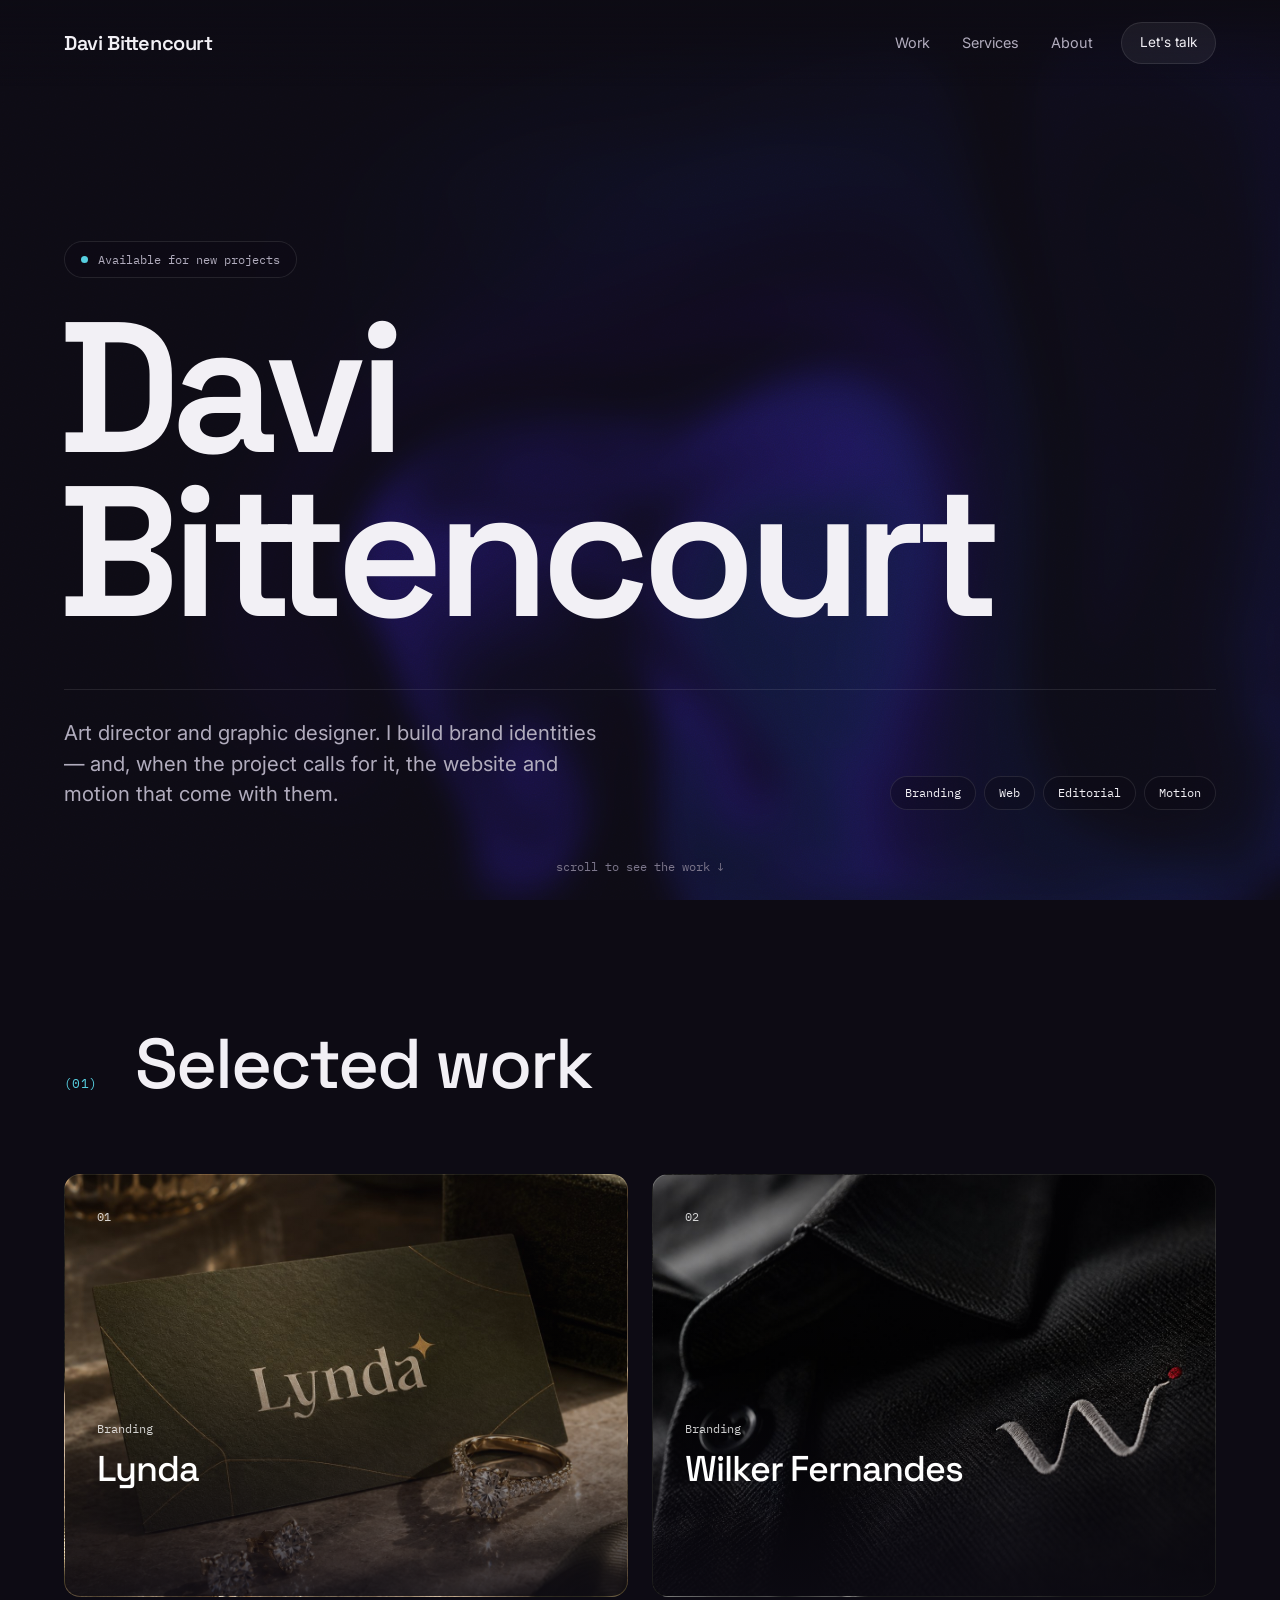
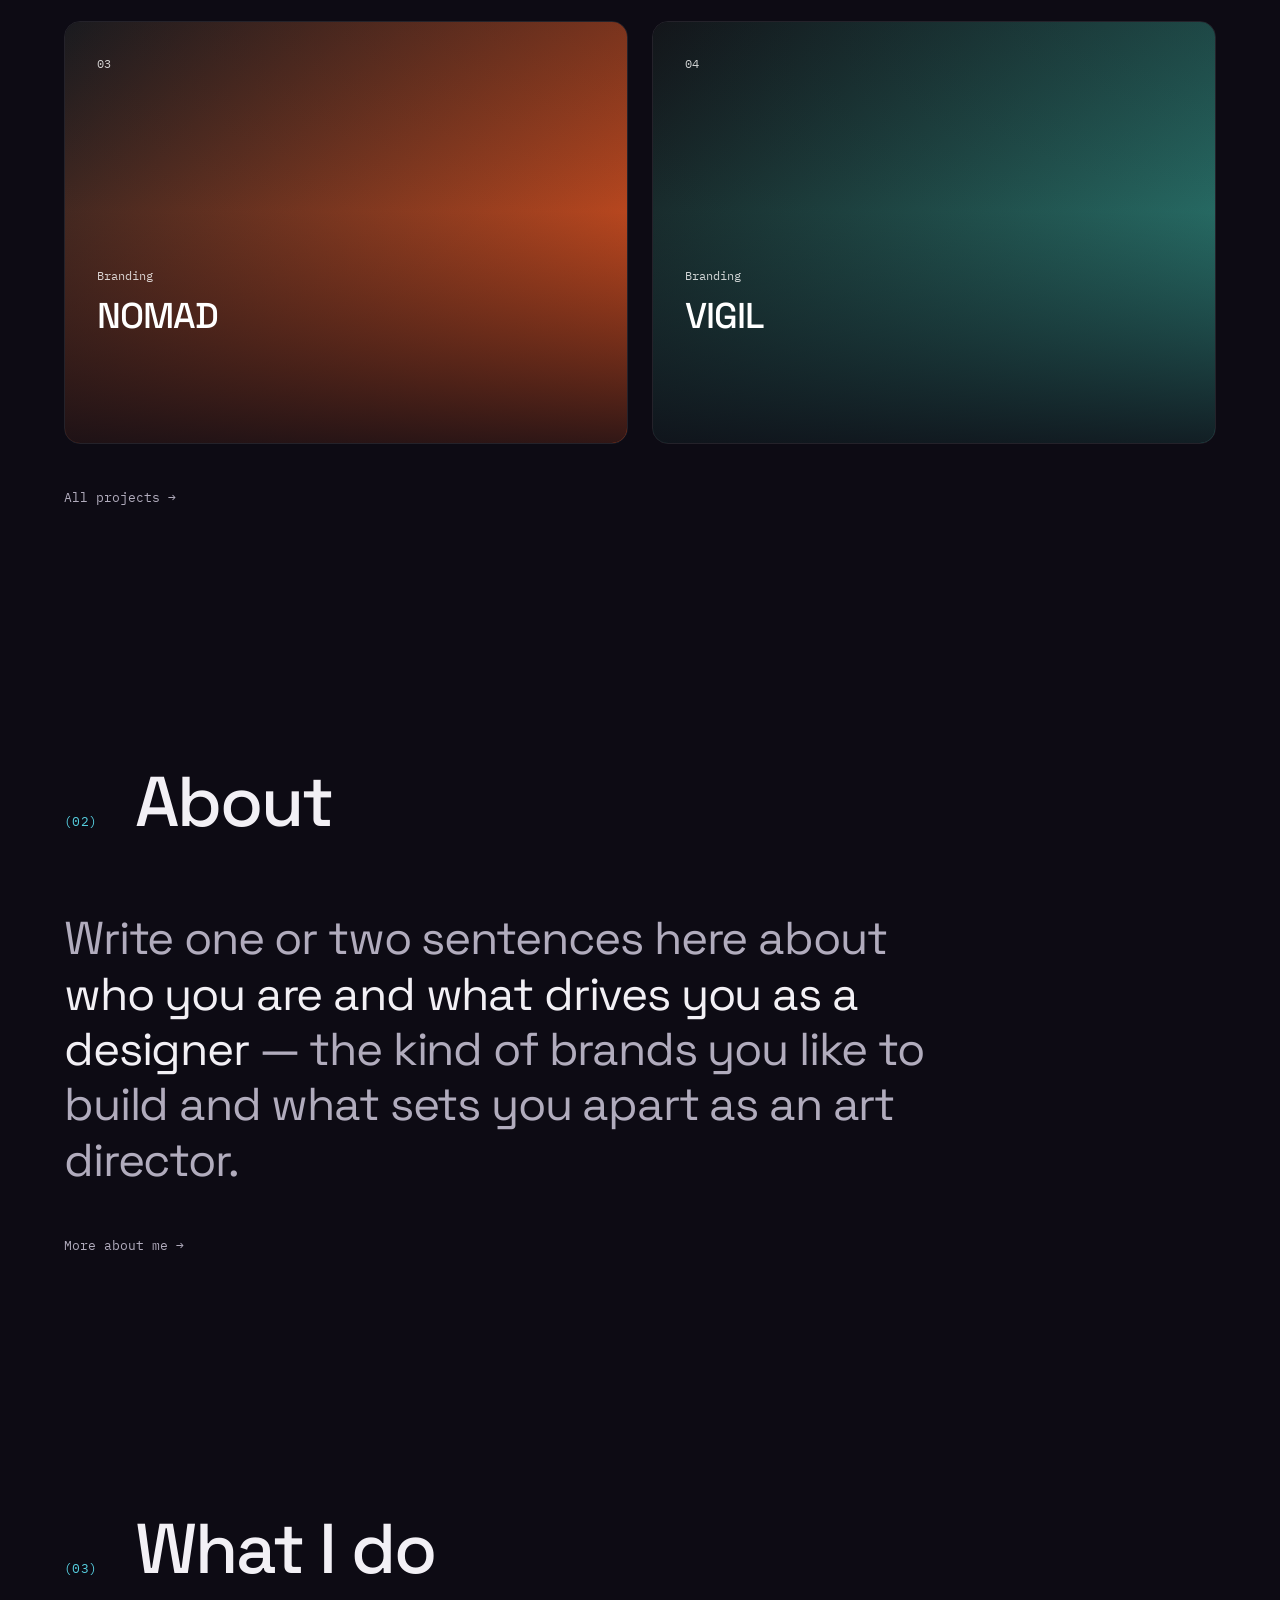
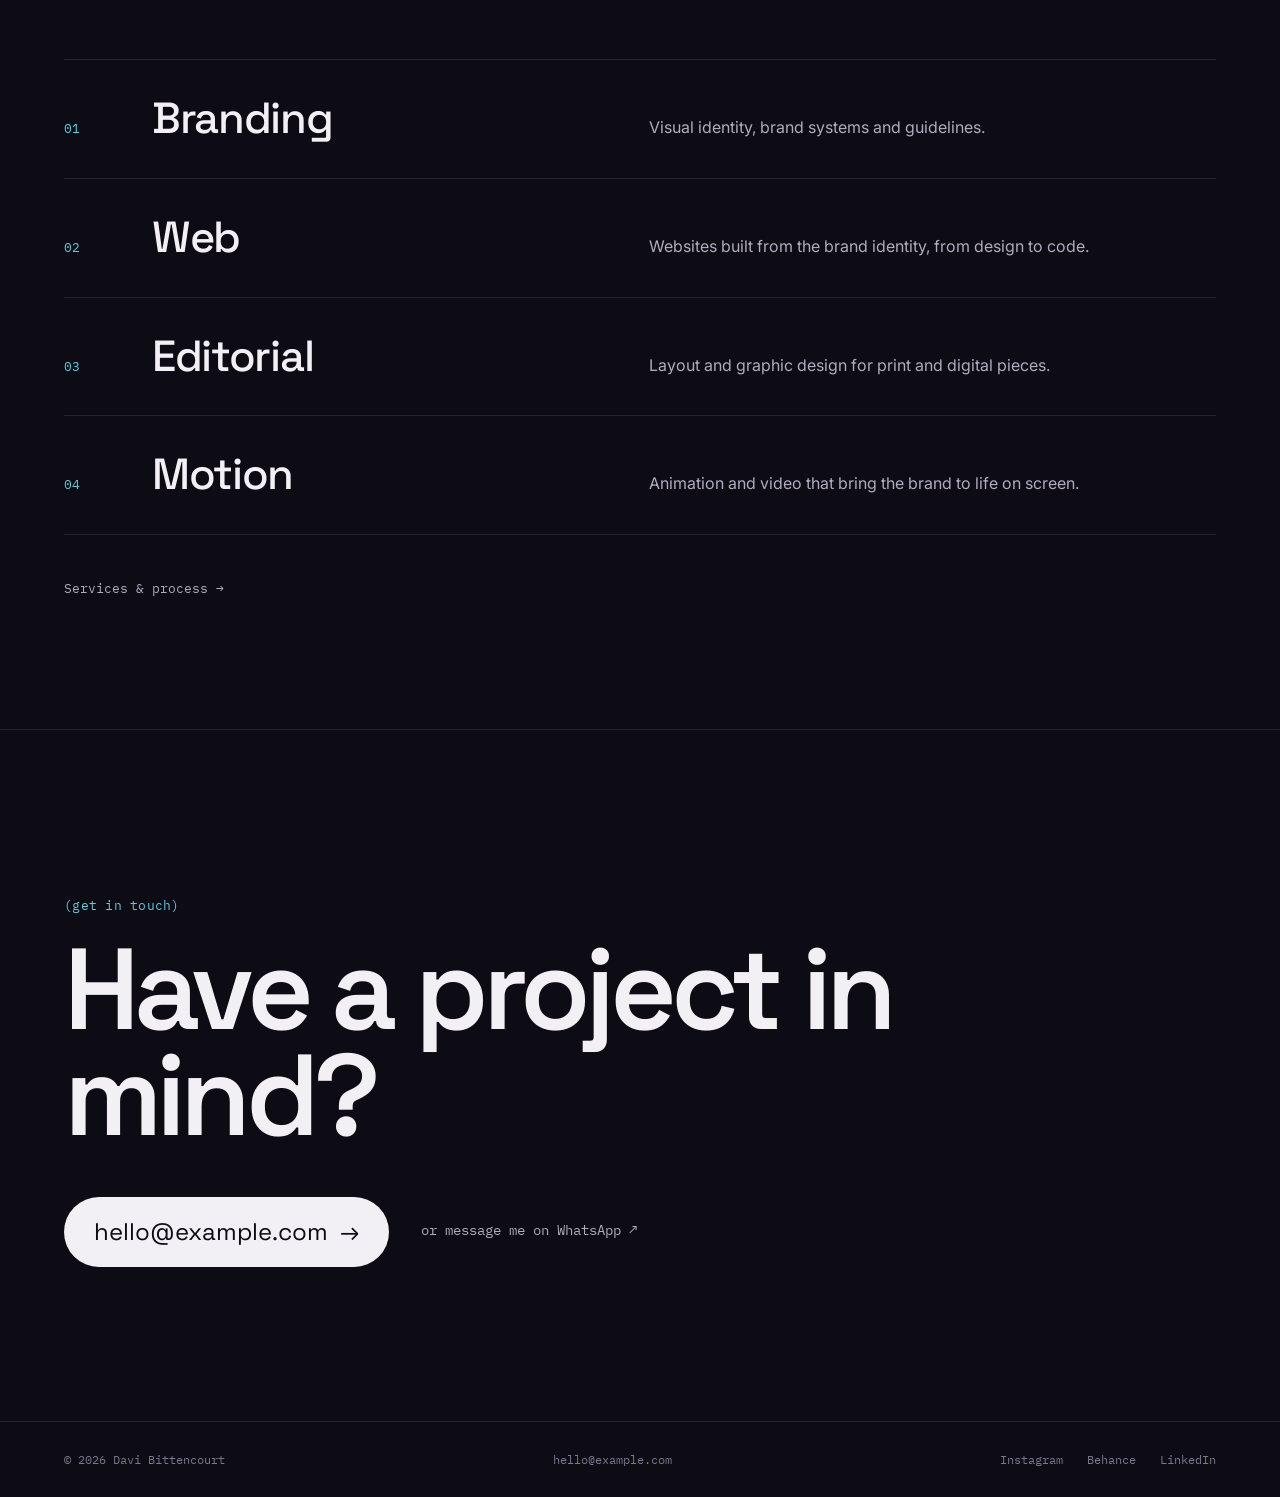
<file: index.html>
<!DOCTYPE html>
<html lang="en" class="no-js">
<head>
  <meta charset="UTF-8" />
  <meta name="viewport" content="width=device-width, initial-scale=1" />
  <title>Davi Bittencourt — Art Director & Graphic Designer</title>
  <meta name="description" content="Portfolio of Davi Bittencourt — brand identity, web, editorial and motion." />
  <link rel="preconnect" href="https://fonts.googleapis.com">
  <link rel="preconnect" href="https://fonts.gstatic.com" crossorigin>
  <link href="https://fonts.googleapis.com/css2?family=Space+Grotesk:wght@400;500;600&family=Inter:wght@400;500&family=IBM+Plex+Mono:wght@400;500&display=swap" rel="stylesheet">
  <link rel="stylesheet" href="css/style.css">
  <script>document.documentElement.classList.replace("no-js","js")</script>
</head>
<body data-page="home">

  <div class="fog" aria-hidden="true"><canvas id="fluid"></canvas></div>

  <header class="site-header" data-header></header>

  <main id="page">
    <!-- HERO -->
    <section class="hero">
      <div class="wrap">
        <p class="hero-tag reveal"><span class="dot"></span>Available for new projects</p>
        <h1 class="reveal">Davi<br>Bittencourt</h1>
        <div class="hero-bottom reveal">
          <p class="hero-role">Art director and graphic designer. I build brand identities — and, when the project calls for it, the website and motion that come with them.</p>
          <ul class="hero-disciplines">
            <li>Branding</li>
            <li>Web</li>
            <li>Editorial</li>
            <li>Motion</li>
          </ul>
        </div>
      </div>
      <a class="scroll-cue" href="#work">scroll to see the work ↓</a>
    </section>

    <!-- PROJETOS EM DESTAQUE -->
    <section id="work">
      <div class="wrap">
        <div class="section-head reveal">
          <span class="section-index">(01)</span>
          <h2>Selected work</h2>
        </div>
        <div class="projects-grid" data-projects-grid data-filter="featured"></div>
        <a class="more-link reveal" href="work.html">All projects <span aria-hidden="true">→</span></a>
      </div>
    </section>

    <!-- SOBRE (resumo) — TROCAR pelo seu texto -->
    <section class="home-about">
      <div class="wrap">
        <div class="section-head reveal">
          <span class="section-index">(02)</span>
          <h2>About</h2>
        </div>
        <p class="about-statement reveal">
          Write one or two sentences here about <span>who you are and what drives you as a designer</span> —
          the kind of brands you like to build and what sets you apart as an art director.
        </p>
        <a class="more-link reveal" href="about.html">More about me <span aria-hidden="true">→</span></a>
      </div>
    </section>

    <!-- SERVIÇOS (resumo) -->
    <section>
      <div class="wrap">
        <div class="section-head reveal">
          <span class="section-index">(03)</span>
          <h2>What I do</h2>
        </div>
        <div class="services-list">
          <a class="service-row reveal" href="services.html"><span class="num">01</span><h3>Branding</h3><p>Visual identity, brand systems and guidelines.</p></a>
          <a class="service-row reveal" href="services.html"><span class="num">02</span><h3>Web</h3><p>Websites built from the brand identity, from design to code.</p></a>
          <a class="service-row reveal" href="services.html"><span class="num">03</span><h3>Editorial</h3><p>Layout and graphic design for print and digital pieces.</p></a>
          <a class="service-row reveal" href="services.html"><span class="num">04</span><h3>Motion</h3><p>Animation and video that bring the brand to life on screen.</p></a>
        </div>
        <a class="more-link reveal" href="services.html">Services &amp; process <span aria-hidden="true">→</span></a>
      </div>
    </section>

    <section data-cta></section>
  </main>

  <footer class="site-footer" data-footer></footer>

  <script src="js/site-config.js"></script>
  <script src="js/projects.js"></script>
  <script src="js/fluid.js"></script>
  <script src="js/layout.js"></script>
  <script src="js/main.js"></script>
</body>
</html>
</file>
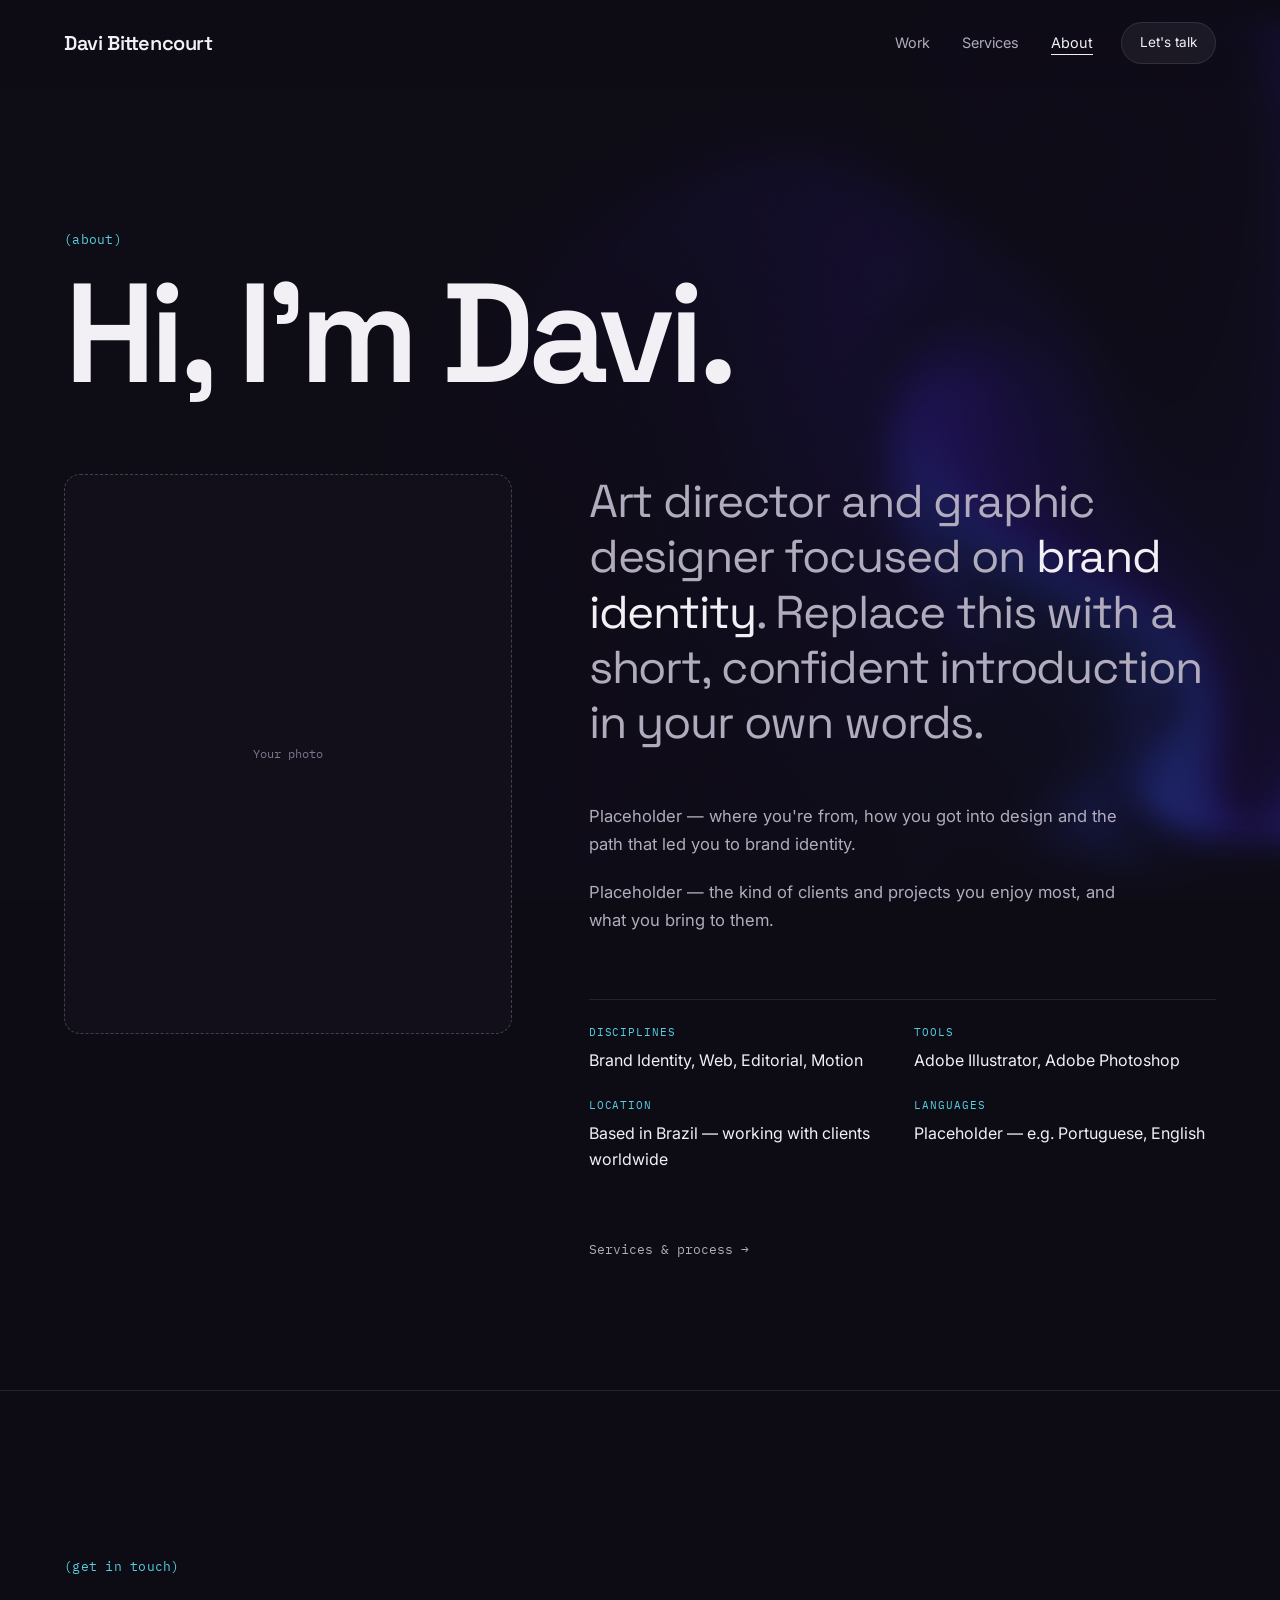
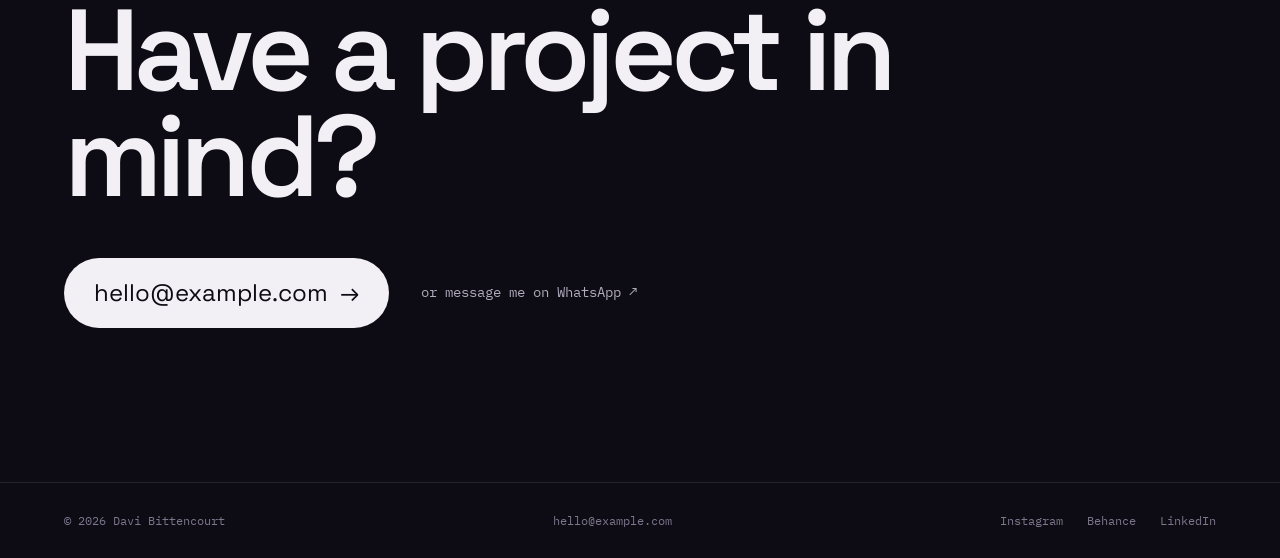
<file: about.html>
<!DOCTYPE html>
<html lang="en" class="no-js">
<head>
  <meta charset="UTF-8" />
  <meta name="viewport" content="width=device-width, initial-scale=1" />
  <title>About — Davi Bittencourt</title>
  <meta name="description" content="About Davi Bittencourt, art director and graphic designer." />
  <link rel="preconnect" href="https://fonts.googleapis.com">
  <link rel="preconnect" href="https://fonts.gstatic.com" crossorigin>
  <link href="https://fonts.googleapis.com/css2?family=Space+Grotesk:wght@400;500;600&family=Inter:wght@400;500&family=IBM+Plex+Mono:wght@400;500&display=swap" rel="stylesheet">
  <link rel="stylesheet" href="css/style.css">
  <script>document.documentElement.classList.replace("no-js","js")</script>
</head>
<body data-page="about">

  <div class="fog" aria-hidden="true"><canvas id="fluid"></canvas></div>

  <header class="site-header" data-header></header>

  <main id="page">
    <section class="page-hero">
      <div class="wrap">
        <span class="section-index reveal">(about)</span>
        <h1 class="page-title reveal">Hi, I'm Davi.</h1>
      </div>
    </section>

    <section class="about-page">
      <div class="wrap about-layout">
        <!-- TROCAR: substitua o <span> por <img src="assets/davi.jpg" alt="Davi Bittencourt"> -->
        <figure class="about-photo reveal"><span>Your photo</span></figure>

        <div>
          <!-- TROCAR pelos seus textos -->
          <p class="about-statement reveal">
            Art director and graphic designer focused on <span>brand identity</span>.
            Replace this with a short, confident introduction in your own words.
          </p>
          <div class="about-bio reveal">
            <p>Placeholder — where you're from, how you got into design and the path that led you to brand identity.</p>
            <p>Placeholder — the kind of clients and projects you enjoy most, and what you bring to them.</p>
          </div>
          <dl class="facts reveal">
            <div><dt>Disciplines</dt><dd>Brand Identity, Web, Editorial, Motion</dd></div>
            <!-- TROCAR/COMPLETAR com as ferramentas que você usa -->
            <div><dt>Tools</dt><dd>Adobe Illustrator, Adobe Photoshop</dd></div>
            <div><dt>Location</dt><dd data-contact-location></dd></div>
            <div><dt>Languages</dt><dd>Placeholder — e.g. Portuguese, English</dd></div>
          </dl>
          <a class="more-link reveal" href="services.html">Services &amp; process <span aria-hidden="true">→</span></a>
        </div>
      </div>
    </section>

    <section data-cta></section>
  </main>

  <footer class="site-footer" data-footer></footer>

  <script src="js/site-config.js"></script>
  <script src="js/projects.js"></script>
  <script src="js/fluid.js"></script>
  <script src="js/layout.js"></script>
  <script src="js/main.js"></script>
</body>
</html>
</file>
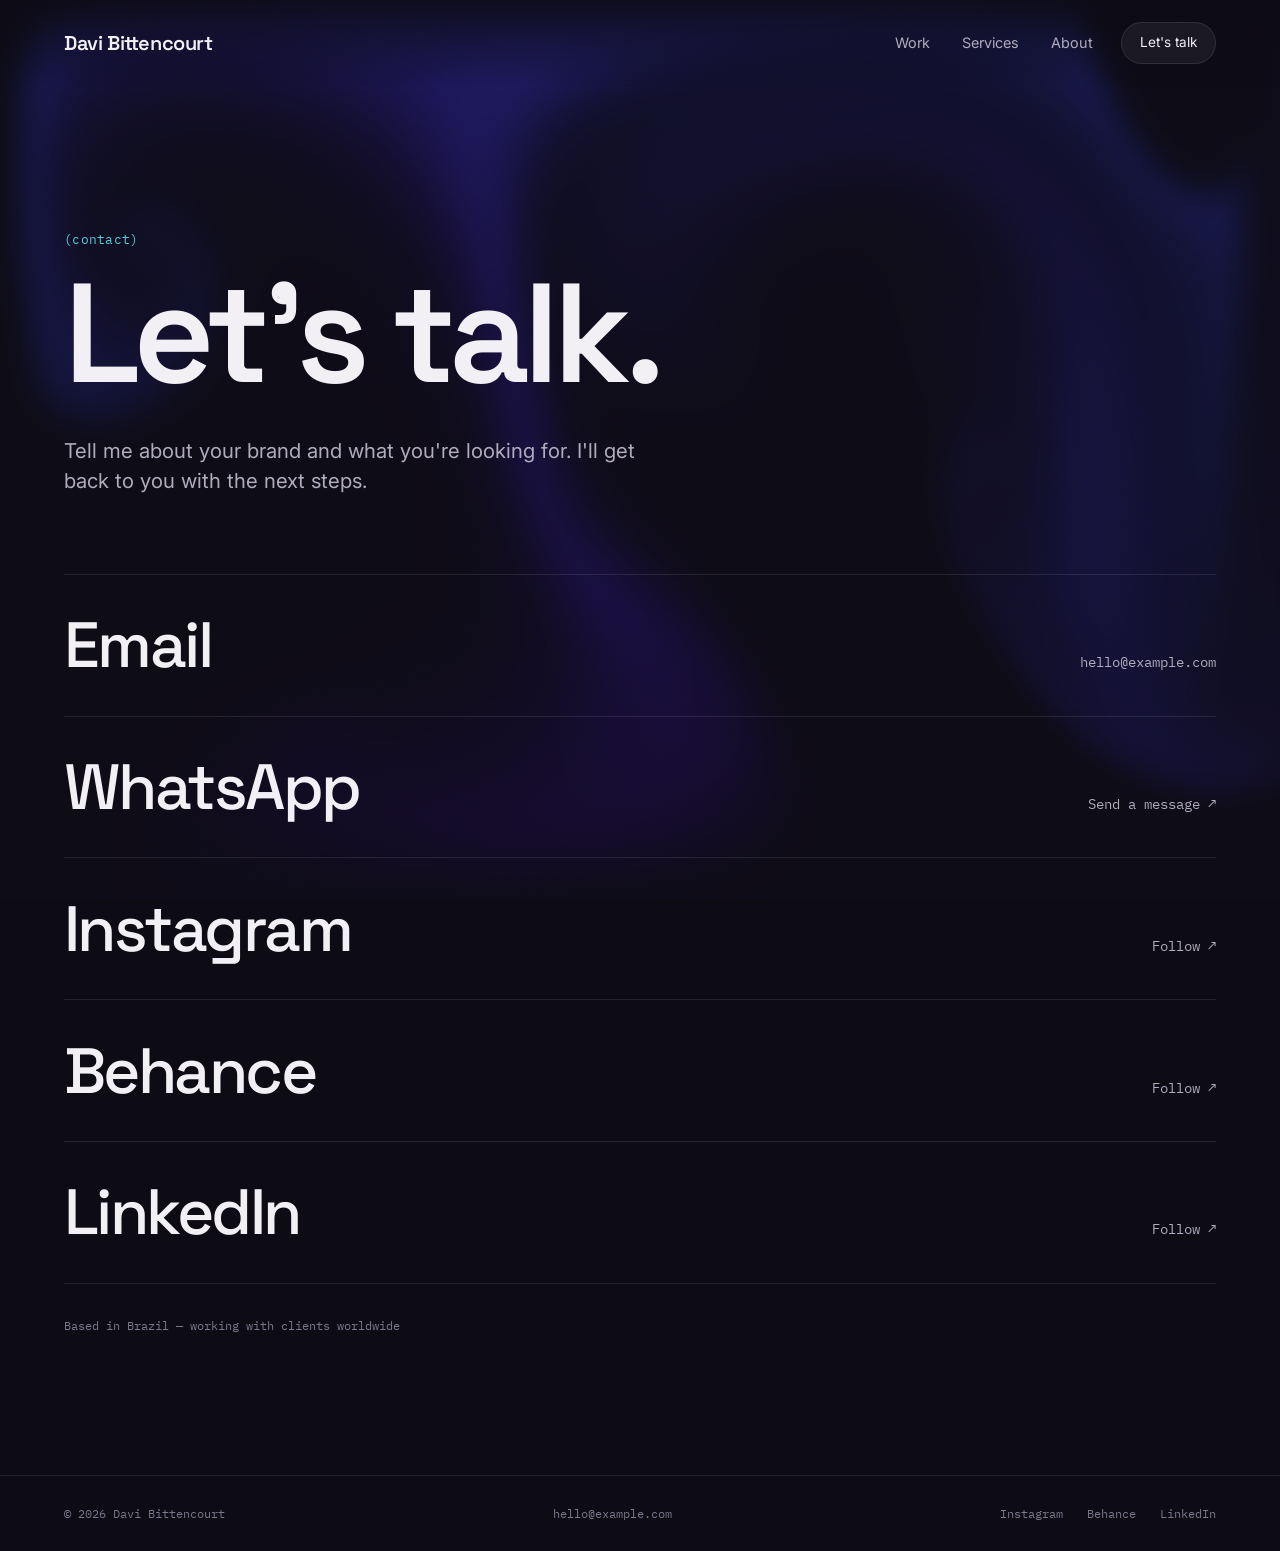
<file: contact.html>
<!DOCTYPE html>
<html lang="en" class="no-js">
<head>
  <meta charset="UTF-8" />
  <meta name="viewport" content="width=device-width, initial-scale=1" />
  <title>Contact — Davi Bittencourt</title>
  <meta name="description" content="Get in touch with Davi Bittencourt." />
  <link rel="preconnect" href="https://fonts.googleapis.com">
  <link rel="preconnect" href="https://fonts.gstatic.com" crossorigin>
  <link href="https://fonts.googleapis.com/css2?family=Space+Grotesk:wght@400;500;600&family=Inter:wght@400;500&family=IBM+Plex+Mono:wght@400;500&display=swap" rel="stylesheet">
  <link rel="stylesheet" href="css/style.css">
  <script>document.documentElement.classList.replace("no-js","js")</script>
</head>
<body data-page="contact">

  <div class="fog" aria-hidden="true"><canvas id="fluid"></canvas></div>

  <header class="site-header" data-header></header>

  <main id="page">
    <section class="page-hero">
      <div class="wrap">
        <span class="section-index reveal">(contact)</span>
        <h1 class="page-title reveal">Let's talk.</h1>
        <p class="page-intro reveal">Tell me about your brand and what you're looking for. I'll get back to you with the next steps.</p>
      </div>
    </section>

    <!-- a lista abaixo vem de js/site-config.js -->
    <section class="contact-page">
      <div class="wrap">
        <div class="contact-list" data-contact-list></div>
        <p class="contact-note reveal" data-contact-location></p>
      </div>
    </section>
  </main>

  <footer class="site-footer" data-footer></footer>

  <script src="js/site-config.js"></script>
  <script src="js/projects.js"></script>
  <script src="js/fluid.js"></script>
  <script src="js/layout.js"></script>
  <script src="js/main.js"></script>
</body>
</html>
</file>
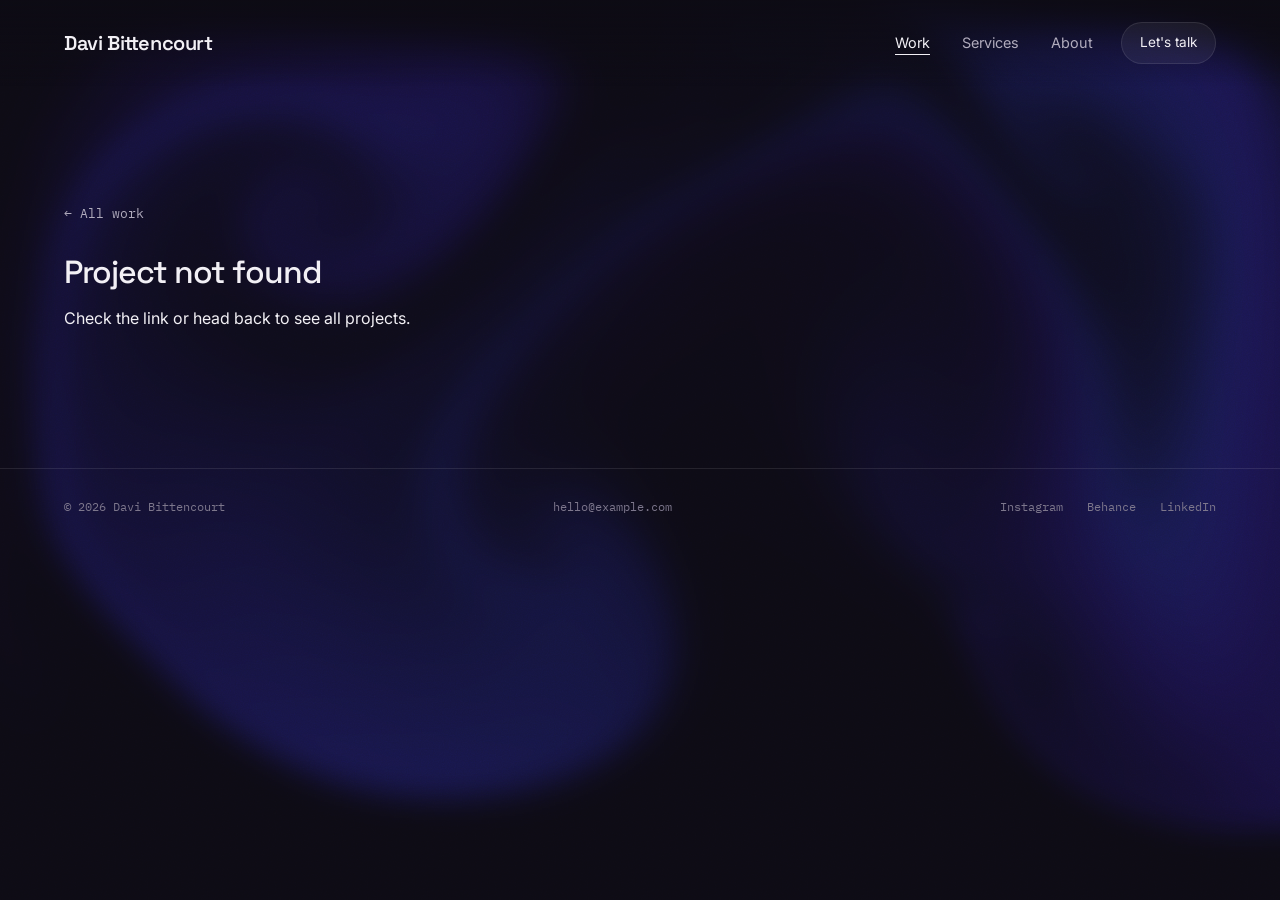
<file: project.html>
<!DOCTYPE html>
<html lang="en" class="no-js">
<head>
  <meta charset="UTF-8" />
  <meta name="viewport" content="width=device-width, initial-scale=1" />
  <title>Project — Davi Bittencourt</title>
  <meta name="description" content="Case study by Davi Bittencourt." />
  <link rel="preconnect" href="https://fonts.googleapis.com">
  <link rel="preconnect" href="https://fonts.gstatic.com" crossorigin>
  <link href="https://fonts.googleapis.com/css2?family=Space+Grotesk:wght@400;500;600&family=Inter:wght@400;500&family=IBM+Plex+Mono:wght@400;500&display=swap" rel="stylesheet">
  <link rel="stylesheet" href="css/style.css">
  <script>document.documentElement.classList.replace("no-js","js")</script>
</head>
<body data-page="project">

  <div class="fog" aria-hidden="true"><canvas id="fluid"></canvas></div>

  <header class="site-header" data-header></header>

  <main id="page" data-project-container>
    <!-- preenchido via js/project-page.js a partir de js/projects.js -->
  </main>

  <footer class="site-footer" data-footer></footer>

  <script src="js/site-config.js"></script>
  <script src="js/projects.js"></script>
  <script src="js/fluid.js"></script>
  <script src="js/layout.js"></script>
  <script src="js/project-page.js"></script>
  <script src="js/main.js"></script>
</body>
</html>
</file>
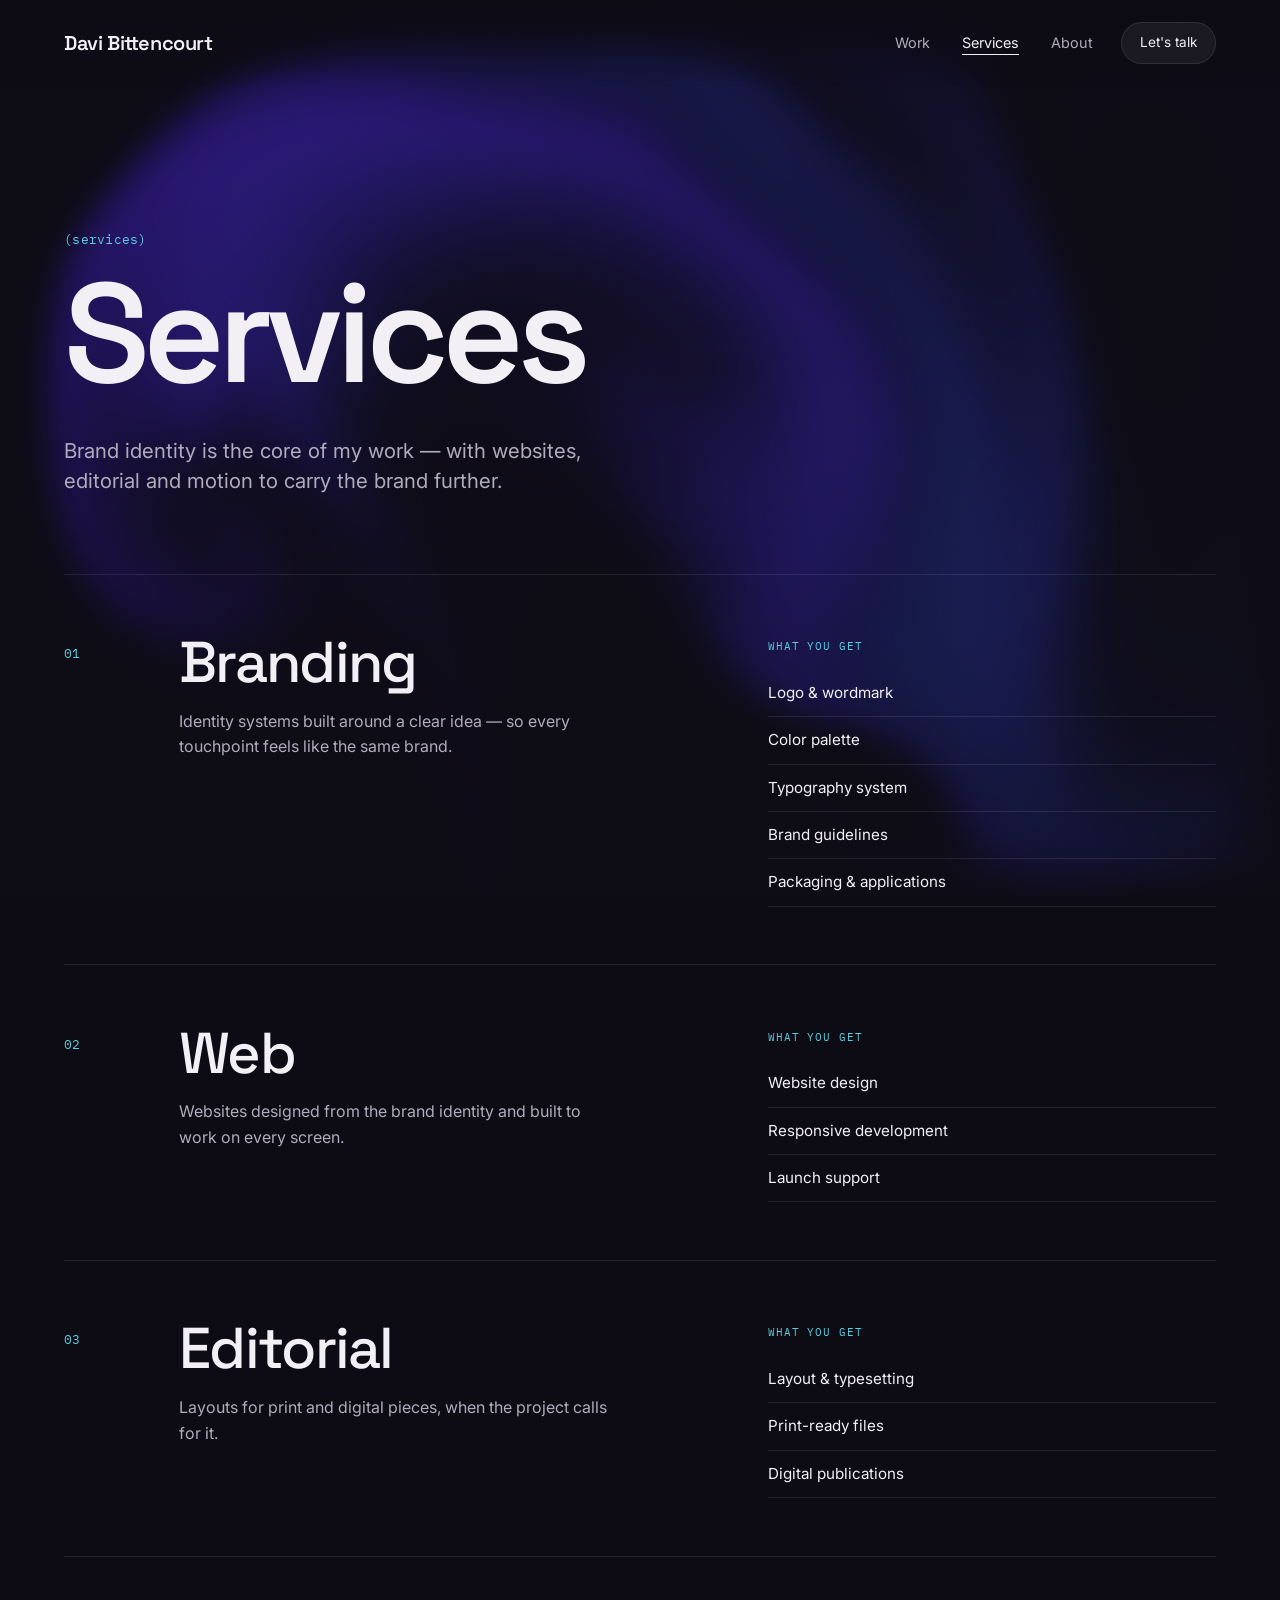
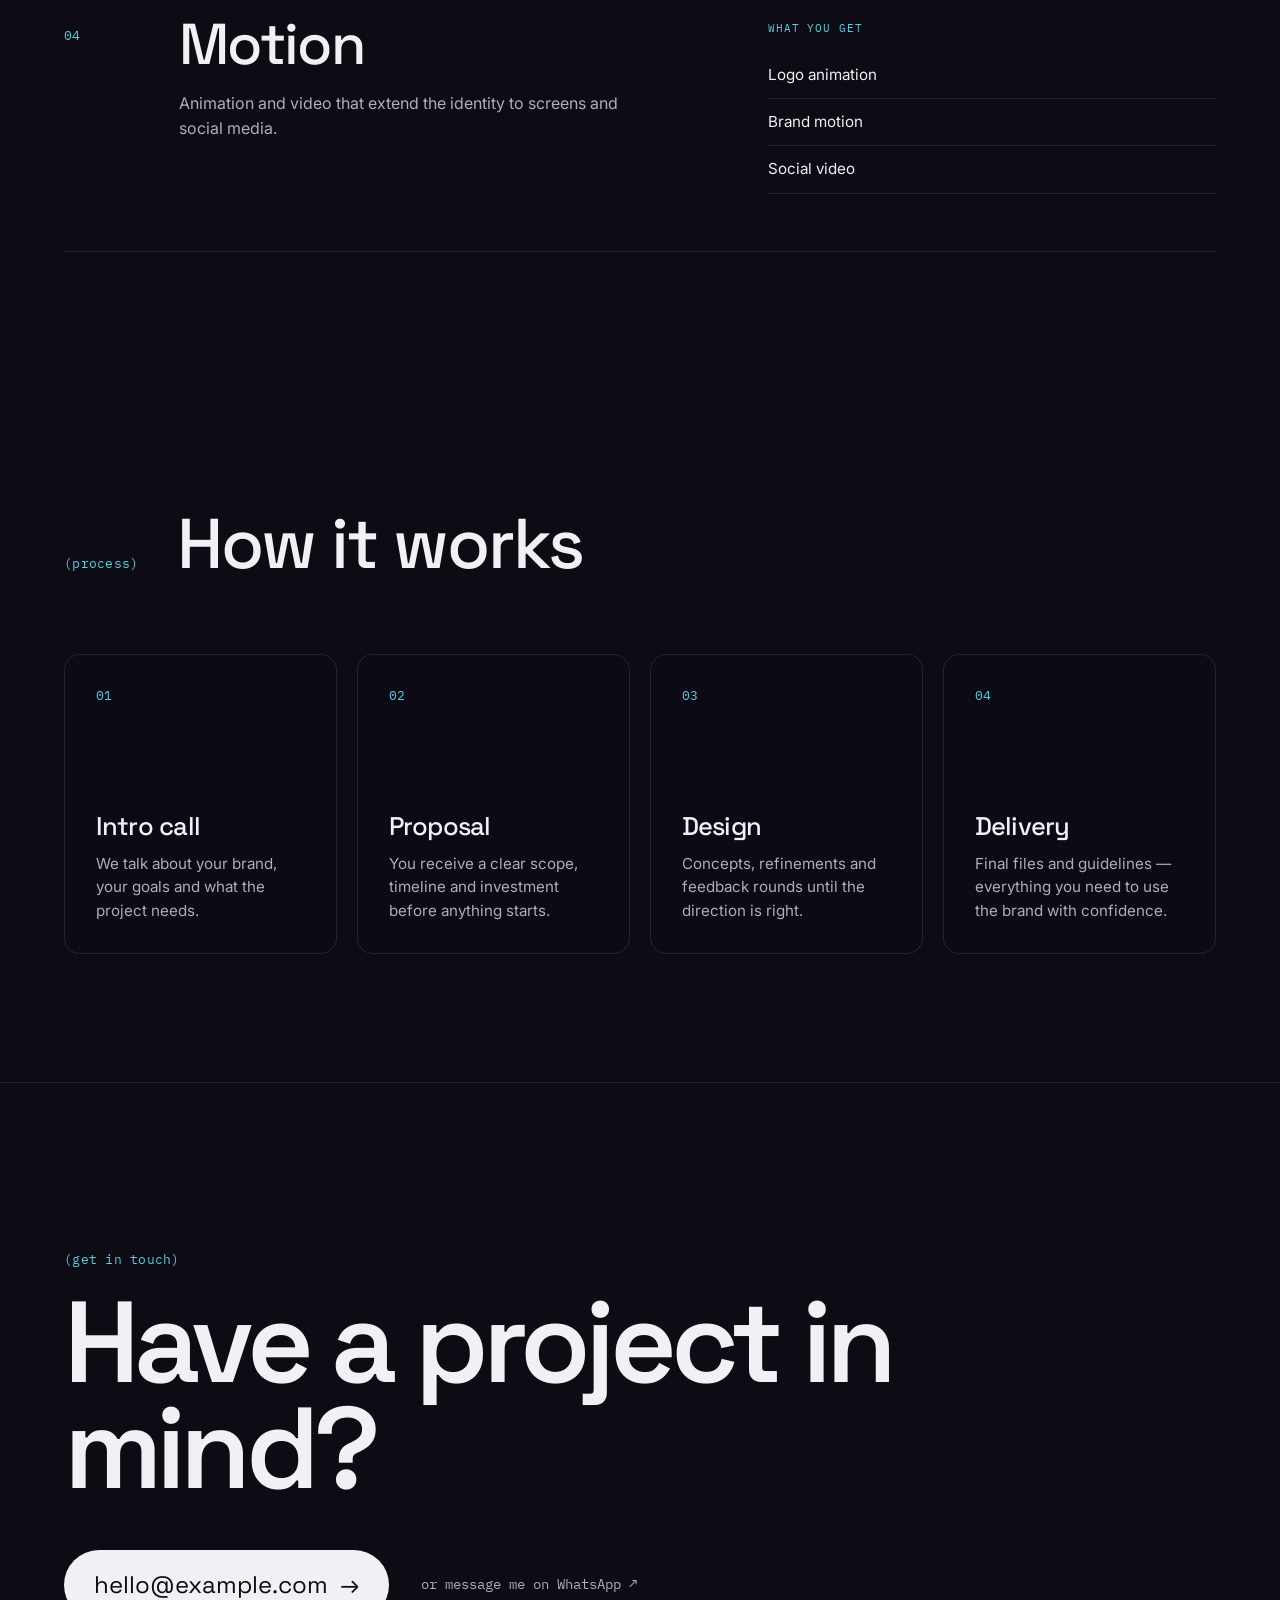
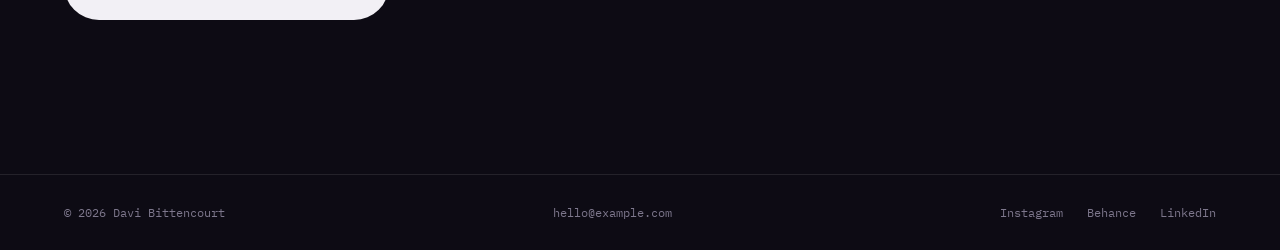
<file: services.html>
<!DOCTYPE html>
<html lang="en" class="no-js">
<head>
  <meta charset="UTF-8" />
  <meta name="viewport" content="width=device-width, initial-scale=1" />
  <title>Services — Davi Bittencourt</title>
  <meta name="description" content="Brand identity, web, editorial and motion — and how working together works." />
  <link rel="preconnect" href="https://fonts.googleapis.com">
  <link rel="preconnect" href="https://fonts.gstatic.com" crossorigin>
  <link href="https://fonts.googleapis.com/css2?family=Space+Grotesk:wght@400;500;600&family=Inter:wght@400;500&family=IBM+Plex+Mono:wght@400;500&display=swap" rel="stylesheet">
  <link rel="stylesheet" href="css/style.css">
  <script>document.documentElement.classList.replace("no-js","js")</script>
</head>
<body data-page="services">

  <div class="fog" aria-hidden="true"><canvas id="fluid"></canvas></div>

  <header class="site-header" data-header></header>

  <main id="page">
    <section class="page-hero">
      <div class="wrap">
        <span class="section-index reveal">(services)</span>
        <h1 class="page-title reveal">Services</h1>
        <p class="page-intro reveal">Brand identity is the core of my work — with websites, editorial and motion to carry the brand further.</p>
      </div>
    </section>

    <!-- TROCAR/REVISAR: descrições e entregas de cada serviço -->
    <section class="services-detail">
      <div class="wrap">
        <article class="service-detail reveal">
          <span class="num">01</span>
          <div>
            <h2>Branding</h2>
            <p>Identity systems built around a clear idea — so every touchpoint feels like the same brand.</p>
          </div>
          <div class="deliverables">
            <span class="deliv-title">What you get</span>
            <ul><li>Logo &amp; wordmark</li><li>Color palette</li><li>Typography system</li><li>Brand guidelines</li><li>Packaging &amp; applications</li></ul>
          </div>
        </article>
        <article class="service-detail reveal">
          <span class="num">02</span>
          <div>
            <h2>Web</h2>
            <p>Websites designed from the brand identity and built to work on every screen.</p>
          </div>
          <div class="deliverables">
            <span class="deliv-title">What you get</span>
            <ul><li>Website design</li><li>Responsive development</li><li>Launch support</li></ul>
          </div>
        </article>
        <article class="service-detail reveal">
          <span class="num">03</span>
          <div>
            <h2>Editorial</h2>
            <p>Layouts for print and digital pieces, when the project calls for it.</p>
          </div>
          <div class="deliverables">
            <span class="deliv-title">What you get</span>
            <ul><li>Layout &amp; typesetting</li><li>Print-ready files</li><li>Digital publications</li></ul>
          </div>
        </article>
        <article class="service-detail reveal">
          <span class="num">04</span>
          <div>
            <h2>Motion</h2>
            <p>Animation and video that extend the identity to screens and social media.</p>
          </div>
          <div class="deliverables">
            <span class="deliv-title">What you get</span>
            <ul><li>Logo animation</li><li>Brand motion</li><li>Social video</li></ul>
          </div>
        </article>
      </div>
    </section>

    <!-- PROCESSO — TROCAR/REVISAR as etapas -->
    <section>
      <div class="wrap">
        <div class="section-head reveal">
          <span class="section-index">(process)</span>
          <h2>How it works</h2>
        </div>
        <ol class="process-steps">
          <li class="process-step reveal">
            <span class="step-num">01</span>
            <h3>Intro call</h3>
            <p>We talk about your brand, your goals and what the project needs.</p>
          </li>
          <li class="process-step reveal">
            <span class="step-num">02</span>
            <h3>Proposal</h3>
            <p>You receive a clear scope, timeline and investment before anything starts.</p>
          </li>
          <li class="process-step reveal">
            <span class="step-num">03</span>
            <h3>Design</h3>
            <p>Concepts, refinements and feedback rounds until the direction is right.</p>
          </li>
          <li class="process-step reveal">
            <span class="step-num">04</span>
            <h3>Delivery</h3>
            <p>Final files and guidelines — everything you need to use the brand with confidence.</p>
          </li>
        </ol>
      </div>
    </section>

    <section data-cta></section>
  </main>

  <footer class="site-footer" data-footer></footer>

  <script src="js/site-config.js"></script>
  <script src="js/projects.js"></script>
  <script src="js/fluid.js"></script>
  <script src="js/layout.js"></script>
  <script src="js/main.js"></script>
</body>
</html>
</file>
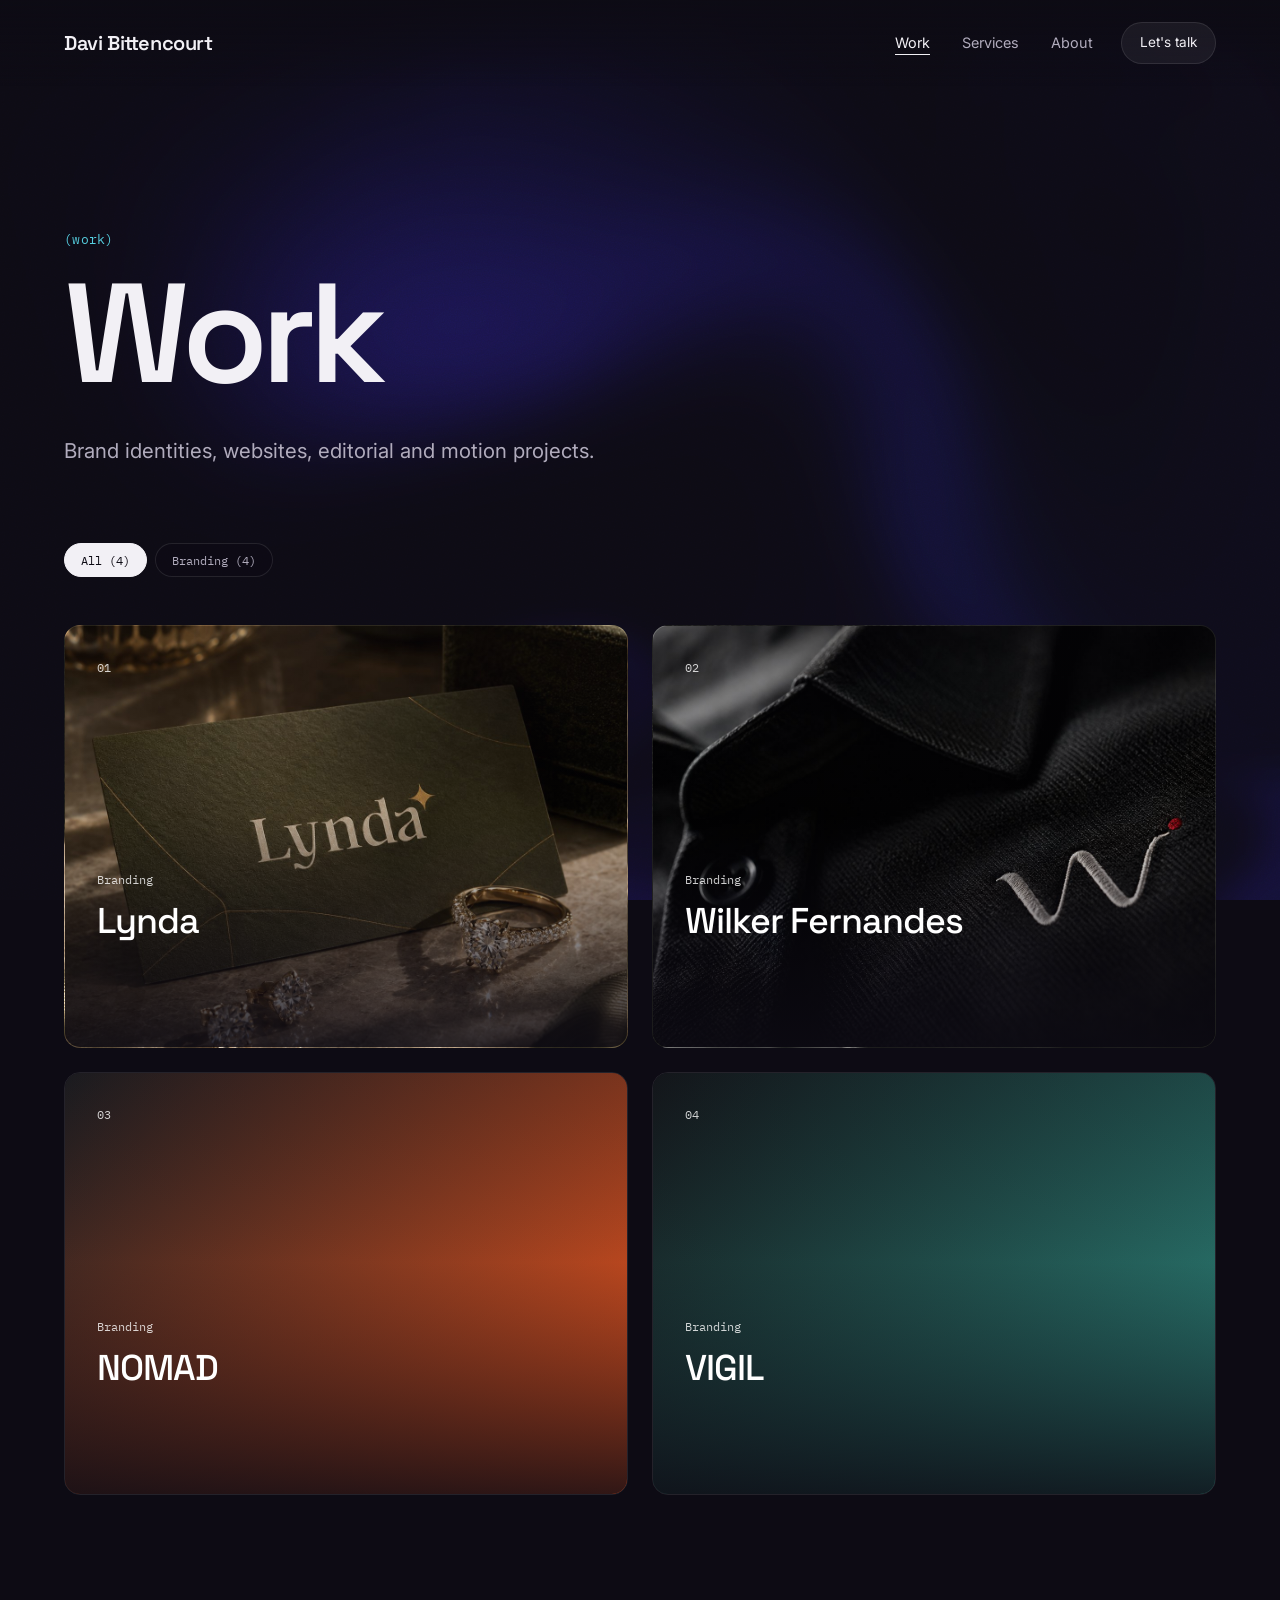
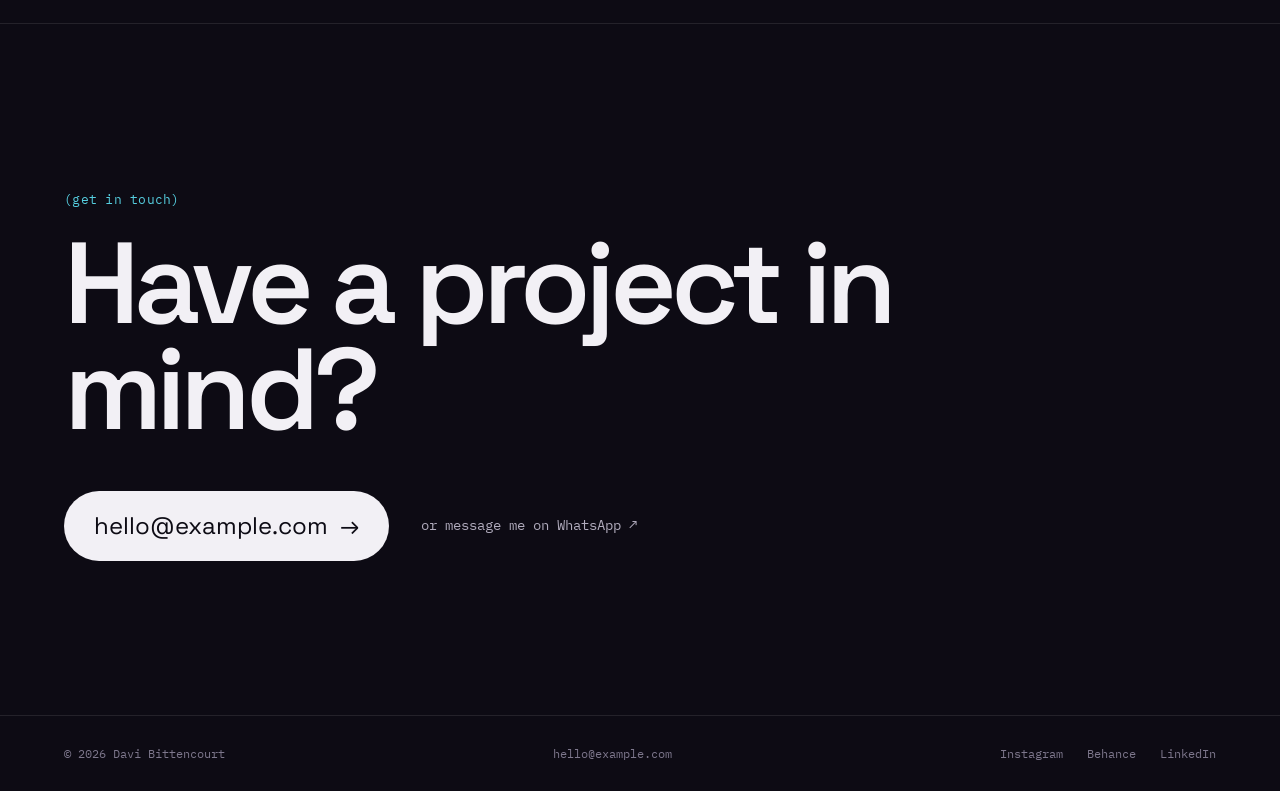
<file: work.html>
<!DOCTYPE html>
<html lang="en" class="no-js">
<head>
  <meta charset="UTF-8" />
  <meta name="viewport" content="width=device-width, initial-scale=1" />
  <title>Work — Davi Bittencourt</title>
  <meta name="description" content="Selected projects by Davi Bittencourt." />
  <link rel="preconnect" href="https://fonts.googleapis.com">
  <link rel="preconnect" href="https://fonts.gstatic.com" crossorigin>
  <link href="https://fonts.googleapis.com/css2?family=Space+Grotesk:wght@400;500;600&family=Inter:wght@400;500&family=IBM+Plex+Mono:wght@400;500&display=swap" rel="stylesheet">
  <link rel="stylesheet" href="css/style.css">
  <script>document.documentElement.classList.replace("no-js","js")</script>
</head>
<body data-page="work">

  <div class="fog" aria-hidden="true"><canvas id="fluid"></canvas></div>

  <header class="site-header" data-header></header>

  <main id="page">
    <section class="page-hero">
      <div class="wrap">
        <span class="section-index reveal">(work)</span>
        <h1 class="page-title reveal">Work</h1>
        <p class="page-intro reveal">Brand identities, websites, editorial and motion projects.</p>
      </div>
    </section>

    <section class="work-list">
      <div class="wrap">
        <div class="filter-bar reveal" data-work-filter></div>
        <div class="projects-grid" data-projects-grid data-filter="all"></div>
      </div>
    </section>

    <section data-cta></section>
  </main>

  <footer class="site-footer" data-footer></footer>

  <script src="js/site-config.js"></script>
  <script src="js/projects.js"></script>
  <script src="js/fluid.js"></script>
  <script src="js/layout.js"></script>
  <script src="js/main.js"></script>
</body>
</html>
</file>
<file: css/style.css>
/* =========================================================
   TOKENS
   ========================================================= */
:root {
  --bg: #0d0b14;
  --bg-raised: #16131f;
  --text: #f2f0f5;
  --text-muted: #b1acbd;
  --text-dim: #7d778c;
  --accent: #5e60cd;
  --accent-2: #56cfe0;
  --border: rgba(242, 240, 245, 0.1);
  --radius: 16px;
  --font-display: "Space Grotesk", "Helvetica Neue", Arial, sans-serif;
  --font-body: "Inter", "Helvetica Neue", Arial, sans-serif;
  --font-mono: "IBM Plex Mono", ui-monospace, Menlo, monospace;
  --container: 1320px;
  --gutter: clamp(20px, 5vw, 64px);
  --ease: cubic-bezier(0.22, 1, 0.36, 1);
}

* { box-sizing: border-box; }
html { scroll-behavior: smooth; }

body {
  margin: 0;
  background: var(--bg);
  color: var(--text);
  font-family: var(--font-body);
  font-size: 16px;
  line-height: 1.6;
  -webkit-font-smoothing: antialiased;
}

::selection { background: var(--accent); color: #fff; }

img { max-width: 100%; display: block; }
a { color: inherit; text-decoration: none; }
a:focus-visible, button:focus-visible { outline: 2px solid var(--accent-2); outline-offset: 3px; border-radius: 4px; }

.wrap { max-width: var(--container); margin: 0 auto; padding: 0 var(--gutter); }
section { padding: clamp(72px, 10vw, 140px) 0; }

h1, h2, h3 {
  font-family: var(--font-display);
  font-weight: 500;
  margin: 0;
  letter-spacing: -0.03em;
  line-height: 1.05;
}

/* cabeçalho de seção: índice (01) + título grande */
.section-head {
  display: flex;
  align-items: baseline;
  gap: clamp(16px, 3vw, 40px);
  margin-bottom: clamp(40px, 6vw, 72px);
}
.section-head h2 { font-size: clamp(2.25rem, 5.5vw, 4.5rem); }

.section-index {
  font-family: var(--font-mono);
  font-size: 0.8rem;
  color: var(--accent-2);
  letter-spacing: 0.02em;
  white-space: nowrap;
}

/* entrada suave ao rolar (só quando o JS está ativo) */
.js .reveal {
  opacity: 0;
  transform: translateY(28px);
  transition: opacity 0.8s var(--ease), transform 0.8s var(--ease);
}
.js .reveal.in { opacity: 1; transform: none; }

/* =========================================================
   HEADER
   ========================================================= */
.site-header {
  position: fixed; top: 0; left: 0; right: 0; z-index: 100;
  display: flex; align-items: center; justify-content: space-between;
  padding: 22px var(--gutter);
  background: linear-gradient(to bottom, rgba(13, 11, 20, 0.85), rgba(13, 11, 20, 0));
  transition: background 0.3s ease, padding 0.3s ease;
}
/* depois de rolar: fundo desfocado pra não brigar com o conteúdo embaixo */
.site-header.scrolled {
  padding-top: 14px;
  padding-bottom: 14px;
  background: var(--header-bg, rgba(13, 11, 20, 0.88));
  border-bottom: 1px solid var(--border);
}

.logo {
  font-family: var(--font-display);
  font-size: 1.25rem;
  font-weight: 600;
  letter-spacing: -0.02em;
  color: var(--text);
}

.nav-links { display: flex; gap: 32px; list-style: none; margin: 0; padding: 0; font-size: 0.9rem; }
.nav-links a { color: var(--text-muted); transition: color 0.2s ease; position: relative; }
.nav-links a::after {
  content: ""; position: absolute; left: 0; bottom: -4px; height: 1px; width: 100%;
  background: currentColor; transform: scaleX(0); transform-origin: left; transition: transform 0.3s var(--ease);
}
.nav-links a:hover { color: var(--text); }
.nav-links a:hover::after { transform: scaleX(1); }

.nav-toggle { display: none; background: none; border: none; color: var(--text); font-size: 1.5rem; cursor: pointer; }

@media (max-width: 720px) {
  .nav-links {
    position: fixed; top: 0; right: 0; height: 100vh; width: min(280px, 80vw);
    background: var(--bg-raised); flex-direction: column; justify-content: center;
    padding: 0 40px; font-size: 1.25rem; gap: 24px;
    transform: translateX(100%); transition: transform 0.4s var(--ease);
    border-radius: var(--radius) 0 0 var(--radius);
  }
  .nav-links.open { transform: translateX(0); }
  .nav-toggle { display: block; z-index: 110; }
}

/* =========================================================
   HERO
   ========================================================= */
.hero {
  min-height: 100svh;
  display: flex;
  flex-direction: column;
  justify-content: flex-end;
  padding: 140px 0 clamp(72px, 10vh, 120px);
  position: relative;
}
.hero > .wrap { width: 100%; }

.hero-tag {
  display: inline-flex; align-items: center; gap: 10px;
  font-family: var(--font-mono); font-size: 0.75rem; color: var(--text-muted);
  border: 1px solid var(--border); background: rgba(13, 11, 20, 0.35);
  padding: 8px 16px; border-radius: 100px; width: fit-content; margin: 0 0 28px;
}
.hero-tag .dot {
  width: 7px; height: 7px; border-radius: 50%; background: var(--accent-2);
  box-shadow: 0 0 0 0 rgba(86, 207, 224, 0.6); animation: pulse 2.4s infinite;
}
@keyframes pulse {
  0% { box-shadow: 0 0 0 0 rgba(86, 207, 224, 0.55); }
  70% { box-shadow: 0 0 0 10px rgba(86, 207, 224, 0); }
  100% { box-shadow: 0 0 0 0 rgba(86, 207, 224, 0); }
}

.hero h1 {
  font-size: clamp(3.5rem, 14.5vw, 13rem);
  line-height: 0.88;
  font-weight: 600;
  letter-spacing: -0.045em;
  margin-left: -0.04em; /* compensa o espaço lateral da primeira letra */
}

.hero-bottom {
  display: grid;
  grid-template-columns: minmax(0, 1.2fr) minmax(0, 1fr);
  gap: 32px;
  align-items: end;
  margin-top: clamp(32px, 5vw, 56px);
  padding-top: 28px;
  border-top: 1px solid var(--border);
}

.hero-role { margin: 0; font-size: clamp(1.05rem, 1.6vw, 1.3rem); color: var(--text-muted); max-width: 42ch; line-height: 1.5; }

.hero-disciplines {
  list-style: none; margin: 0; padding: 0;
  display: flex; flex-wrap: wrap; justify-content: flex-end; gap: 8px;
}
.hero-disciplines li {
  font-family: var(--font-mono); font-size: 0.78rem; color: var(--text);
  border: 1px solid var(--border); border-radius: 100px; padding: 6px 14px;
  background: rgba(13, 11, 20, 0.35);
}

.scroll-cue {
  position: absolute; left: 50%; bottom: 24px; transform: translateX(-50%);
  font-family: var(--font-mono); font-size: 0.72rem; color: var(--text-dim);
  transition: color 0.2s ease;
}
.scroll-cue:hover { color: var(--text); }

@media (max-width: 720px) {
  .hero h1 { font-size: clamp(2.75rem, 15vw, 6rem); }
  .hero-bottom { grid-template-columns: 1fr; }
  .hero-disciplines { justify-content: flex-start; }
  .scroll-cue { display: none; }
}

/* =========================================================
   PROJETOS
   ========================================================= */
.projects-grid {
  display: grid;
  grid-template-columns: repeat(12, minmax(0, 1fr));
  gap: clamp(16px, 2vw, 24px);
}

.project-card {
  grid-column: span 6;
  position: relative;
  border-radius: var(--radius);
  padding: clamp(22px, 2.6vw, 32px);
  display: flex;
  flex-direction: column;
  justify-content: space-between;
  aspect-ratio: 4 / 3;
  min-height: 320px; /* telas médias: espaço mínimo para o texto */
  width: 100%;       /* com aspect-ratio o card não estica sozinho: calcularia a largura pela altura mínima e vazaria do grid */
  overflow: hidden;
  isolation: isolate;
  background-size: cover;
  background-position: var(--card-pos, center);
  border: 1px solid var(--border);
}
/* telas menores: o card fica quase quadrado e pode pedir outro enquadramento (posicaoCardMenor) */
@media (max-width: 1000px) { .project-card { background-position: var(--card-pos-sm, var(--card-pos, center)); } }

/* todos os cards com o mesmo tamanho e proporção: nenhum projeto pesa mais que outro */

.project-card::before {
  content: ""; position: absolute; inset: 0; z-index: -2;
  background: var(--card-gradient);
  transition: transform 0.9s var(--ease);
}
.project-card[style*="background-image"]::before { display: none; }
.project-card::after {
  content: ""; position: absolute; inset: 0; z-index: -1;
  background: linear-gradient(to top, rgba(13, 11, 20, 0.85) 0%, rgba(13, 11, 20, 0.1) 55%, rgba(13, 11, 20, 0.25) 100%);
}
.project-card:hover::before { transform: scale(1.05); }

.card-top {
  display: flex; justify-content: space-between;
  font-family: var(--font-mono); font-size: 0.75rem; color: rgba(255, 255, 255, 0.8);
}

.card-bottom .cat { font-family: var(--font-mono); font-size: 0.72rem; color: rgba(255, 255, 255, 0.8); }
.card-bottom h3 { font-size: clamp(1.6rem, 2.8vw, 2.4rem); margin-top: 10px; color: #fff; }
.card-bottom .resumo { color: rgba(255, 255, 255, 0.78); margin: 10px 0 0; font-size: 0.95rem; max-width: 44ch; }

.card-link {
  display: inline-flex; gap: 8px; margin-top: 20px;
  font-family: var(--font-mono); font-size: 0.75rem; color: #fff;
}
.card-link span { transition: transform 0.3s var(--ease); }
.project-card:hover .card-link span { transform: translateX(6px); }

/* no desktop, o resumo aparece ao passar o mouse (mais limpo) */
@media (hover: hover) and (min-width: 721px) {
  .card-bottom .resumo, .card-link {
    opacity: 0; transform: translateY(8px);
    transition: opacity 0.4s var(--ease), transform 0.4s var(--ease);
  }
  .project-card:hover .resumo, .project-card:hover .card-link,
  .project-card:focus-visible .resumo, .project-card:focus-visible .card-link { opacity: 1; transform: none; }
}

@media (max-width: 720px) {
  .project-card { grid-column: 1 / -1; aspect-ratio: auto; min-height: 360px; }
}

/* =========================================================
   SOBRE
   ========================================================= */
.about-statement {
  margin: 0;
  font-family: var(--font-display);
  font-size: clamp(1.6rem, 3.6vw, 3.1rem);
  line-height: 1.2;
  letter-spacing: -0.025em;
  color: var(--text-muted);
  max-width: 30ch;
}
.about-statement span { color: var(--text); }

/* =========================================================
   SERVIÇOS
   ========================================================= */
.services-list { border-top: 1px solid var(--border); }

.service-row {
  display: grid;
  grid-template-columns: 64px minmax(0, 1fr) minmax(0, 1.2fr);
  gap: 24px;
  align-items: baseline;
  padding: clamp(24px, 3vw, 36px) 0;
  border-bottom: 1px solid var(--border);
}
.service-row .num { font-family: var(--font-mono); font-size: 0.8rem; color: var(--accent-2); }
.service-row h3 { font-size: clamp(1.6rem, 3.4vw, 2.8rem); transition: transform 0.4s var(--ease), color 0.3s ease; }
.service-row p { margin: 0; color: var(--text-muted); font-size: 1rem; max-width: 46ch; }
.service-row:hover h3 { transform: translateX(10px); color: var(--accent-2); }

@media (max-width: 720px) {
  .service-row { grid-template-columns: 40px 1fr; }
  .service-row p { grid-column: 2; }
}

/* =========================================================
   CONTATO / FOOTER
   ========================================================= */
.site-footer {
  border-top: 1px solid var(--border);
  padding: 28px var(--gutter);
  display: flex; justify-content: space-between; flex-wrap: wrap; gap: 16px;
  font-family: var(--font-mono); font-size: 0.75rem; color: var(--text-dim);
}
.footer-social { display: flex; gap: 24px; list-style: none; margin: 0; padding: 0; }
.footer-social a { transition: color 0.2s ease; }
.footer-social a:hover { color: var(--text); }

/* =========================================================
   PÁGINA DE CASE (projeto.html)
   ========================================================= */
.project-hero { padding-top: clamp(130px, 16vw, 180px); padding-bottom: clamp(32px, 4vw, 48px); }
.project-hero .cat { display: block; color: var(--accent-2); font-family: var(--font-mono); font-size: 0.8rem; }
.project-hero h1 {
  font-size: clamp(2.75rem, 9vw, 8rem);
  font-weight: 600;
  line-height: 0.92;
  letter-spacing: -0.05em;
  margin-top: 16px;
}

.project-meta-bar {
  display: flex; gap: clamp(24px, 5vw, 64px); flex-wrap: wrap;
  margin-top: clamp(32px, 4vw, 48px); padding-top: 24px;
  border-top: 1px solid var(--border);
}
.project-meta-bar div { font-size: 0.95rem; }
.project-meta-bar span {
  display: block; font-family: var(--font-mono); font-size: 0.7rem;
  color: var(--text-dim); margin-bottom: 6px;
}

.case-cover, .case-media {
  width: 100%;
  border-radius: var(--radius);
  object-fit: cover;
  border: 1px solid var(--border);
}
.case-cover { aspect-ratio: 16 / 9; }

.case-intro {
  display: grid;
  grid-template-columns: minmax(0, 1fr) minmax(0, 2fr);
  gap: 32px;
  padding-top: clamp(56px, 8vw, 110px);
  padding-bottom: clamp(56px, 8vw, 110px);
}
.case-intro p {
  margin: 0;
  font-family: var(--font-display);
  font-size: clamp(1.25rem, 2.2vw, 1.85rem);
  line-height: 1.35;
  letter-spacing: -0.015em;
  color: var(--text);
}

.case-gallery {
  display: grid;
  grid-template-columns: 1fr 1fr;
  gap: clamp(16px, 2vw, 24px);
}
.case-media { aspect-ratio: 4 / 5; }
.case-media.is-wide { grid-column: 1 / -1; aspect-ratio: 16 / 9; }

.next-project {
  display: block;
  margin-top: clamp(72px, 10vw, 140px);
  padding: clamp(56px, 8vw, 110px) 0;
  border-top: 1px solid var(--border);
}
.next-title {
  display: block; margin-top: 16px;
  font-family: var(--font-display); font-weight: 600;
  font-size: clamp(2.5rem, 8vw, 7rem);
  line-height: 0.95; letter-spacing: -0.05em;
  transition: color 0.3s ease;
}
.next-title span { display: inline-block; transition: transform 0.4s var(--ease); }
.next-project:hover .next-title { color: var(--accent-2); }
.next-project:hover .next-title span { transform: translateX(16px); }

.back-link {
  display: inline-block; margin-bottom: 32px;
  color: var(--text-muted); font-family: var(--font-mono); font-size: 0.8rem;
  transition: color 0.2s ease;
}
.back-link:hover { color: var(--accent-2); }

.not-found { padding-top: 200px; padding-bottom: 120px; }

@media (max-width: 720px) {
  .case-intro { grid-template-columns: 1fr; gap: 16px; }
  .case-gallery { grid-template-columns: 1fr; }
  .case-media { aspect-ratio: 4 / 3; }
}

/* =========================================================
   NAVEGAÇÃO: página atual + botão "Let's talk"
   ========================================================= */
.site-nav { display: flex; align-items: center; gap: 28px; }
.nav-links a[aria-current="page"] { color: var(--text); }
.nav-links a[aria-current="page"]::after { transform: scaleX(1); }
.nav-cta {
  font-size: 0.85rem; padding: 9px 18px; border-radius: 100px;
  border: 1px solid var(--border); background: rgba(242, 240, 245, 0.06);
  transition: background 0.25s ease, color 0.25s ease, border-color 0.25s ease;
}
.nav-cta:hover { background: var(--text); color: var(--bg); border-color: var(--text); }
@media (max-width: 720px) {
  .site-nav { gap: 14px; }
  .nav-cta { padding: 7px 14px; font-size: 0.8rem; }
}

/* links "ver mais" */
.section-head .more-link { margin-left: auto; }
.more-link {
  display: inline-flex; align-items: center; gap: 8px;
  font-family: var(--font-mono); font-size: 0.8rem; color: var(--text-muted);
  white-space: nowrap; transition: color 0.2s ease;
}
.more-link span { transition: transform 0.3s var(--ease); }
.more-link:hover { color: var(--text); }
.more-link:hover span { transform: translateX(5px); }
.home-about .more-link { margin-top: clamp(32px, 4vw, 48px); }
@media (max-width: 720px) {
  .section-head { flex-wrap: wrap; }
  .section-head .more-link { margin-left: 0; width: 100%; }
}

/* =========================================================
   TOPO DAS PÁGINAS INTERNAS
   ========================================================= */
.page-hero { padding-top: clamp(150px, 18vw, 230px); padding-bottom: clamp(48px, 6vw, 96px); }
.page-hero .section-index { display: block; }
.page-title {
  margin-top: 20px;
  font-size: clamp(3rem, 11vw, 10rem);
  font-weight: 600; line-height: 0.9; letter-spacing: -0.05em;
}
.page-intro {
  margin: clamp(24px, 3vw, 40px) 0 0; max-width: 46ch;
  font-size: clamp(1.05rem, 1.6vw, 1.3rem); line-height: 1.5; color: var(--text-muted);
}
.work-count { display: block; margin-top: 12px; font-family: var(--font-mono); font-size: 0.75rem; color: var(--text-dim); }

/* =========================================================
   WORK
   ========================================================= */
.work-list { padding-top: 0; }
.filter-bar { display: flex; flex-wrap: wrap; gap: 8px; margin-bottom: clamp(32px, 4vw, 48px); }
.filter-btn {
  font-family: var(--font-mono); font-size: 0.78rem; color: var(--text-muted);
  background: rgba(13, 11, 20, 0.35); border: 1px solid var(--border);
  border-radius: 100px; padding: 8px 16px; cursor: pointer;
  transition: background 0.25s ease, color 0.25s ease, border-color 0.25s ease;
}
.filter-btn:hover { color: var(--text); }
.filter-btn.is-active { background: var(--text); color: var(--bg); border-color: var(--text); }

/* =========================================================
   ABOUT
   ========================================================= */
.about-page { padding-top: 0; }
.about-layout {
  display: grid; grid-template-columns: minmax(0, 5fr) minmax(0, 7fr);
  gap: clamp(32px, 6vw, 96px); align-items: start;
}
.about-photo {
  margin: 0; aspect-ratio: 4 / 5; border-radius: var(--radius); overflow: hidden;
  border: 1px dashed rgba(242, 240, 245, 0.22); background: rgba(22, 19, 31, 0.6);
  display: flex; align-items: center; justify-content: center;
  font-family: var(--font-mono); font-size: 0.75rem; color: var(--text-dim);
  position: sticky; top: 110px;
}
.about-photo img { width: 100%; height: 100%; object-fit: cover; }
.about-bio { margin-top: clamp(32px, 4vw, 56px); }
.about-bio p { margin: 0 0 1.2em; max-width: 56ch; font-size: clamp(1rem, 1.3vw, 1.15rem); line-height: 1.7; color: var(--text-muted); }
.facts {
  display: grid; grid-template-columns: repeat(2, minmax(0, 1fr)); gap: 24px;
  margin: clamp(40px, 5vw, 64px) 0; padding-top: 24px; border-top: 1px solid var(--border);
}
.facts dt { margin-bottom: 6px; font-family: var(--font-mono); font-size: 0.7rem; text-transform: uppercase; letter-spacing: 0.08em; color: var(--accent-2); }
.facts dd { margin: 0; }
@media (max-width: 720px) {
  .about-layout { grid-template-columns: 1fr; }
  .about-photo { position: static; max-width: 420px; }
}

/* =========================================================
   SERVICES
   ========================================================= */
.services-detail { padding-top: 0; }
.service-detail {
  display: grid; grid-template-columns: 64px minmax(0, 1.2fr) minmax(0, 1fr);
  gap: clamp(20px, 4vw, 56px);
  padding: clamp(36px, 4.5vw, 64px) 0; border-bottom: 1px solid var(--border);
  scroll-margin-top: 90px;
}
.service-detail:first-child { border-top: 1px solid var(--border); }
.service-detail .num { font-family: var(--font-mono); font-size: 0.8rem; color: var(--accent-2); padding-top: 12px; }
.service-detail h2 { font-size: clamp(2rem, 4.5vw, 3.8rem); }
.service-detail p { margin: 16px 0 0; max-width: 44ch; color: var(--text-muted); line-height: 1.6; }
.deliv-title { font-family: var(--font-mono); font-size: 0.7rem; text-transform: uppercase; letter-spacing: 0.08em; color: var(--accent-2); }
.deliverables ul { list-style: none; margin: 12px 0 0; padding: 0; }
.deliverables li { padding: 11px 0; border-bottom: 1px solid var(--border); font-size: 0.95rem; }

.process-steps {
  list-style: none; margin: 0; padding: 0;
  display: grid; grid-template-columns: repeat(4, minmax(0, 1fr)); gap: clamp(12px, 1.6vw, 20px);
}
.process-step {
  display: flex; flex-direction: column; min-height: 300px;
  padding: clamp(22px, 2.4vw, 32px); border-radius: var(--radius);
  border: 1px solid var(--border); background: rgba(13, 11, 20, 0.45);
}
.step-num { font-family: var(--font-mono); font-size: 0.8rem; color: var(--accent-2); }
.process-step h3 { margin-top: auto; font-size: clamp(1.4rem, 2vw, 1.8rem); }
.process-step p { margin: 12px 0 0; font-size: 0.95rem; line-height: 1.55; color: var(--text-muted); }
@media (max-width: 1000px) { .process-steps { grid-template-columns: repeat(2, minmax(0, 1fr)); } }
@media (max-width: 720px) {
  .service-detail { grid-template-columns: 40px 1fr; }
  .service-detail .deliverables { grid-column: 2; }
  .process-steps { grid-template-columns: 1fr; }
  .process-step { min-height: 0; }
  .process-step h3 { margin-top: 28px; }
}

/* =========================================================
   CONTACT
   ========================================================= */
.contact-page { padding-top: 0; }
.contact-list { border-top: 1px solid var(--border); }
.contact-row {
  display: flex; justify-content: space-between; align-items: baseline; gap: 24px; flex-wrap: wrap;
  padding: clamp(24px, 3vw, 40px) 0; border-bottom: 1px solid var(--border);
}
.contact-label {
  font-family: var(--font-display); font-weight: 500;
  font-size: clamp(1.8rem, 5vw, 4rem); letter-spacing: -0.04em; line-height: 1;
  transition: color 0.3s ease, transform 0.4s var(--ease);
}
.contact-value { font-family: var(--font-mono); font-size: 0.85rem; color: var(--text-muted); }
.contact-row:hover .contact-label { color: var(--accent-2); transform: translateX(10px); }
.contact-note { margin-top: 32px; font-family: var(--font-mono); font-size: 0.75rem; color: var(--text-dim); }

/* =========================================================
   BLOCO DE CONTATO (fim de todas as páginas, exceto Contact)
   ========================================================= */
.cta-block { padding: clamp(96px, 12vw, 170px) 0; border-top: 1px solid var(--border); }
.cta-block .section-index { display: block; }
.cta-block h2 {
  margin-top: 20px; max-width: 12ch;
  font-size: clamp(2.75rem, 9vw, 8rem); font-weight: 600; line-height: 0.92; letter-spacing: -0.05em;
}
.cta-actions { display: flex; align-items: center; flex-wrap: wrap; gap: 20px 32px; margin-top: clamp(32px, 4vw, 48px); }
.cta-button {
  display: inline-flex; align-items: center; gap: 12px;
  font-family: var(--font-display); font-size: clamp(1.15rem, 2.2vw, 1.5rem);
  padding: 16px 30px; border-radius: 100px;
  background: var(--text); color: var(--bg);
  transition: background 0.3s ease, color 0.3s ease;
}
.cta-button:hover { background: var(--accent-2); }
.cta-button span { transition: transform 0.3s var(--ease); }
.cta-button:hover span { transform: translateX(6px); }
.cta-link { font-family: var(--font-mono); font-size: 0.85rem; color: var(--text-muted); border-bottom: 1px solid transparent; transition: color 0.2s ease, border-color 0.2s ease; }
.cta-link:hover { color: var(--text); border-color: currentColor; }


/* links "ver mais" logo abaixo de grids/listas */
.projects-grid + .more-link, .services-list + .more-link { margin-top: clamp(28px, 3.5vw, 44px); }
a.service-row { color: inherit; }

/* vídeo no lugar da capa do card */
.card-video { position: absolute; inset: 0; width: 100%; height: 100%; object-fit: cover; z-index: -2; }

/* vídeos (cases) */
.cm video, video.case-cover, video.case-media { width: 100%; height: 100%; object-fit: cover; display: block; }

/* =========================================================
   CASE EDITORIAL (projetos com "secoes" em js/projects.js)
   As cores vêm do "tema" de cada projeto (--c-*).
   ========================================================= */
.case {
  --c-bg: #16131f;
  --c-dark: #16131f;
  --c-fg: #f2f0f5;
  --c-accent: #4fd1e8;
  --c-light: #f2f0f5;
  --c-soft: color-mix(in srgb, var(--c-fg) 68%, transparent);
  --c-line: color-mix(in srgb, var(--c-fg) 16%, transparent);
  background: var(--c-bg);
  color: var(--c-fg);
}
.case .back-link { color: var(--c-soft); }
.case .back-link:hover { color: var(--c-accent); }

/* só vertical: a margem lateral vem do .wrap (não pode ser sobrescrita) */
.cs { padding-top: clamp(88px, 12vw, 180px); padding-bottom: clamp(88px, 12vw, 180px); }

.cs-label {
  display: flex; align-items: center; gap: 14px;
  margin: 0 0 clamp(24px, 3vw, 40px);
  font-family: var(--font-mono); font-size: 0.78rem;
  color: var(--c-accent); letter-spacing: 0.04em; text-transform: uppercase;
}
.cs-label span { display: inline-flex; align-items: center; gap: 14px; }
.cs-label span::after { content: ""; width: 36px; height: 1px; background: currentColor; opacity: 0.6; }

.cs-display {
  font-size: clamp(2.5rem, 7.2vw, 7rem);
  font-weight: 500; line-height: 0.98; letter-spacing: -0.045em;
  max-width: 16ch;
}
.cs-h2 {
  font-size: clamp(2rem, 4.4vw, 3.8rem);
  font-weight: 500; line-height: 1.02; letter-spacing: -0.035em;
  max-width: 14ch;
}
.cs-giant {
  font-size: clamp(3rem, 11vw, 11rem);
  font-weight: 600; line-height: 0.9; letter-spacing: -0.055em;
}
.cs-text p { margin: 0 0 1.1em; font-size: clamp(1rem, 1.25vw, 1.15rem); line-height: 1.65; color: var(--c-soft); max-width: 52ch; }
.cs-text p:last-child { margin-bottom: 0; }

/* título à esquerda, texto à direita */
.cs-split {
  display: grid;
  grid-template-columns: minmax(0, 1fr) minmax(0, 1fr);
  gap: clamp(32px, 6vw, 96px);
  align-items: end;
  margin-bottom: clamp(48px, 6vw, 88px);
}

/* espaços de imagem */
.cm {
  margin: 0; width: 100%;
  border-radius: var(--radius);
  overflow: hidden; position: relative;
}
.cm img { width: 100%; height: 100%; object-fit: cover; }
.cm.is-ph { display: flex; align-items: center; justify-content: center; padding: 20px; text-align: center; }
.cm figcaption {
  font-family: var(--font-mono); font-size: 0.72rem; line-height: 1.5; max-width: 26ch;
  display: flex; flex-direction: column; gap: 6px; align-items: center;
}
.cm figcaption span { font-size: 0.62rem; opacity: 0.6; text-transform: uppercase; letter-spacing: 0.12em; }
.cm figcaption span::before { content: "✦ "; }
.tone-escuro { background: color-mix(in srgb, var(--c-fg) 6%, var(--c-bg)); color: var(--c-soft); border: 1px solid var(--c-line); }
.tone-claro { background: var(--c-light); color: var(--c-dark); }
.tone-destaque { background: linear-gradient(135deg, var(--c-accent), color-mix(in srgb, var(--c-accent) 55%, var(--c-dark))); color: var(--c-dark); }
.cm.is-round { border-radius: 50%; }
.cm.is-bleed { border-radius: 0; }
.bleed { width: 100%; }

/* ---------- HERO ---------- */
.case-hero { padding-top: clamp(120px, 15vw, 190px); padding-bottom: clamp(40px, 5vw, 72px); }
.case-kicker { margin: 0 0 12px; font-family: var(--font-mono); font-size: 0.8rem; color: var(--c-accent); }
.case-title {
  font-size: clamp(4.5rem, 22vw, 22rem);
  font-weight: 600; line-height: 0.82; letter-spacing: -0.06em;
  margin-left: -0.05em;
}
.case-hero-row {
  display: flex; justify-content: space-between; align-items: baseline; gap: 24px; flex-wrap: wrap;
  margin-top: clamp(24px, 3vw, 40px); padding-top: 24px; border-top: 1px solid var(--c-line);
}
.case-sub { margin: 0; font-size: clamp(1.05rem, 1.8vw, 1.5rem); color: var(--c-fg); }
.case-tagline { margin: 0; font-family: Georgia, "Times New Roman", serif; font-style: italic; font-size: clamp(1.2rem, 2.2vw, 1.9rem); color: var(--c-accent); }

/* ---------- 01 INTRO: texto à direita ---------- */
.cs-intro { display: grid; grid-template-columns: repeat(12, minmax(0, 1fr)); gap: 24px; }
.cs-intro > :first-child { grid-column: 1 / 4; }
.cs-intro-body { grid-column: 5 / -1; }
.cs-lead {
  margin: 0 0 1.2em;
  font-family: var(--font-display); font-size: clamp(1.6rem, 3.2vw, 2.9rem);
  line-height: 1.18; letter-spacing: -0.025em; color: var(--c-fg);
}
.cs-intro-body > p:not(.cs-lead) { margin: 0; max-width: 52ch; color: var(--c-soft); font-size: clamp(1rem, 1.25vw, 1.15rem); line-height: 1.65; }
.cs-info {
  display: grid; grid-template-columns: repeat(3, minmax(0, 1fr)); gap: 24px;
  margin: clamp(48px, 6vw, 80px) 0 0; padding-top: 24px; border-top: 1px solid var(--c-line);
}
.cs-info dt { font-family: var(--font-mono); font-size: 0.7rem; color: var(--c-accent); text-transform: uppercase; letter-spacing: 0.08em; margin-bottom: 8px; }
.cs-info dd { margin: 0; font-size: 0.95rem; line-height: 1.5; }

/* ---------- 02 MOSAICO ---------- */
.cs-mosaic .cs-display { max-width: 18ch; }
.cs-aside { margin: clamp(32px, 4vw, 56px) 0 clamp(56px, 7vw, 100px) auto; max-width: 480px; }
.mosaic { display: grid; grid-template-columns: 7fr 5fr; gap: clamp(12px, 1.6vw, 20px); }
.mosaic .m0 { grid-row: span 2; aspect-ratio: auto !important; height: 100%; }
.mosaic .m0 img, .light-grid .lg2 img { position: absolute; inset: 0; }
.mosaic .m3 { grid-column: 1 / -1; }

/* ---------- 03 FIXO: texto parado, imagens rolam ---------- */
.cs-sticky { display: grid; grid-template-columns: minmax(0, 5fr) minmax(0, 7fr); gap: clamp(32px, 6vw, 96px); align-items: start; }
.sticky-col { align-self: stretch; }
.sticky-inner { position: sticky; top: 120px; }
.sticky-inner .cs-text { margin-top: 28px; }
.stack { display: flex; flex-direction: column; gap: clamp(16px, 2vw, 24px); }

/* ---------- 04 BANNER ---------- */
.cs-banner .bleed { margin-bottom: clamp(12px, 1.6vw, 20px); }
.row-4 { display: grid; grid-template-columns: repeat(4, minmax(0, 1fr)); gap: clamp(12px, 1.6vw, 20px); }
.row-3 { display: grid; grid-template-columns: repeat(3, minmax(0, 1fr)); gap: clamp(12px, 1.6vw, 20px); }
.row-2 { display: grid; grid-template-columns: repeat(2, minmax(0, 1fr)); gap: clamp(12px, 1.6vw, 20px); }

/* ---------- 05 CLARO: inverte as cores (quebra de ritmo) ---------- */
.cs-light {
  --c-bg: var(--c-light);
  --c-fg: var(--c-dark);
  --c-soft: color-mix(in srgb, var(--c-dark) 72%, transparent);
  --c-line: color-mix(in srgb, var(--c-dark) 16%, transparent);
  background: var(--c-bg); color: var(--c-fg);
}
.cs-light .tone-escuro { background: color-mix(in srgb, var(--c-dark) 7%, var(--c-light)); }
.cs-light .tone-claro { background: var(--c-dark); color: var(--c-light); }
.cs-light .cm:not(.is-ph)::after {
  content: ""; position: absolute; inset: 0; border-radius: inherit;
  box-shadow: inset 0 0 0 1px var(--c-line); pointer-events: none;
}
.cs-light .cs-split { align-items: start; }
.light-grid { display: grid; grid-template-columns: repeat(6, minmax(0, 1fr)); gap: clamp(12px, 1.6vw, 20px); }
.light-grid .lg0 { grid-column: 1 / -1; }
.light-grid .lg1 { grid-column: span 4; }
.light-grid .lg2 { grid-column: span 2; aspect-ratio: auto !important; }
.light-grid .lg3, .light-grid .lg4, .light-grid .lg5 { grid-column: span 2; }
.light-grid .lg6, .light-grid .lg7 { grid-column: span 3; }

/* ---------- 06 TIPOGRAFIA ---------- */
.type-cards { display: grid; grid-template-columns: repeat(2, minmax(0, 1fr)); gap: clamp(12px, 1.6vw, 20px); }
.type-card {
  display: flex; flex-direction: column; gap: 20px;
  padding: clamp(24px, 3vw, 44px); border-radius: var(--radius);
  border: 1px solid var(--c-line); background: color-mix(in srgb, var(--c-fg) 4%, var(--c-bg));
  min-height: clamp(380px, 40vw, 560px);
}
.type-card:nth-child(2) { background: var(--c-light); color: var(--c-dark); border-color: transparent; }
.type-role { font-family: var(--font-mono); font-size: 0.72rem; text-transform: uppercase; letter-spacing: 0.08em; opacity: 0.7; }
.type-aa { font-size: clamp(6rem, 14vw, 13rem); line-height: 0.85; }
.type-sample { font-size: clamp(1.4rem, 2.6vw, 2.2rem); line-height: 1.15; }
.type-alpha { margin-top: auto; font-size: 0.95rem; line-height: 1.6; opacity: 0.75; word-break: break-all; }
.is-upper { text-transform: uppercase; letter-spacing: 0.04em; }
.type-note { margin: 14px 0 clamp(32px, 4vw, 56px); font-family: var(--font-mono); font-size: 0.7rem; color: var(--c-soft); }

/* alfabeto gigante (faixas que deslizam) */
.case { overflow-x: clip; } /* a faixa ocupa a largura toda sem criar rolagem lateral */
.type-showcase {
  margin: clamp(56px, 7vw, 100px) calc(50% - 50vw) 0;
  font-size: clamp(5rem, 15vw, 15rem);
  line-height: 1.02;
  color: var(--c-fg);
  border-bottom: 1px solid var(--c-line);
}
.marquee { overflow: hidden; white-space: nowrap; border-top: 1px solid var(--c-line); padding: 0.06em 0 0.1em; }
.marquee-track { display: inline-flex; animation: marquee 60s linear infinite; will-change: transform; }
.marquee-track span { padding-right: 0.35em; }
.marquee.is-reverse .marquee-track { animation-direction: reverse; animation-duration: 75s; }
.marquee.is-outline { color: var(--c-olive, #666748); }  /* preenchida, no Olive da marca */
.marquee.is-small { font-size: 0.42em; color: var(--c-accent); padding: 0.18em 0 0.22em; }
.marquee.is-small .marquee-track { animation-duration: 90s; }
.type-showcase:hover .marquee-track { animation-play-state: paused; }
@keyframes marquee { to { transform: translateX(-50%); } }
@media (prefers-reduced-motion: reduce) { .marquee-track { animation: none; } }

/* ---------- 07 PALETA ---------- */
/* a largura das colunas é animada via JS (grid-template-columns), mais suave que "flex" */
.swatches {
  display: grid; grid-template-columns: repeat(var(--sw-count, 3), minmax(0, 1fr));
  gap: clamp(12px, 1.6vw, 20px); margin-bottom: clamp(12px, 1.6vw, 20px);
  transition: grid-template-columns 0.8s var(--ease);
}
.swatch {
  flex: 1; height: clamp(320px, 56vh, 580px);
  border-radius: var(--radius); padding: clamp(20px, 2.4vw, 32px);
  display: flex; flex-direction: column; justify-content: space-between;
  border: 1px solid var(--c-line);
  min-width: 0; overflow: hidden;
}
.sw-name, .sw-hex { white-space: nowrap; }
.sw-name { font-family: var(--font-display); font-size: clamp(1.3rem, 2.2vw, 2rem); letter-spacing: -0.02em; }
.sw-hex { font-family: var(--font-mono); font-size: 0.85rem; }

/* ---------- 08 SELO ---------- */
.seal-top {
  display: grid; grid-template-columns: minmax(0, 5fr) minmax(0, 6fr);
  gap: clamp(40px, 7vw, 120px); align-items: center;
  margin-bottom: clamp(56px, 7vw, 100px);
}
.seal-top .cs-text { margin-top: 28px; }

/* ---------- 09 CARROSSEL ---------- */
.carousel-head { display: grid; grid-template-columns: repeat(12, minmax(0, 1fr)); margin-bottom: clamp(40px, 5vw, 72px); }
.carousel-head > div { grid-column: 6 / -1; }
.carousel-head .cs-text { margin-top: 28px; }
.carousel {
  display: flex; gap: clamp(12px, 1.6vw, 20px);
  overflow-x: auto; scroll-snap-type: x mandatory; scrollbar-width: none;
  padding-inline: max(var(--gutter), calc((100vw - var(--container)) / 2 + var(--gutter)));
  scroll-padding-inline: max(var(--gutter), calc((100vw - var(--container)) / 2 + var(--gutter)));
  cursor: grab;
}
.carousel::-webkit-scrollbar { display: none; }
.carousel.is-dragging { cursor: grabbing; scroll-snap-type: none; user-select: none; }
.carousel-item { flex: 0 0 clamp(240px, 30vw, 440px); scroll-snap-align: start; }
.carousel img, .carousel video { -webkit-user-drag: none; user-select: none; pointer-events: none; }
.carousel-hint { margin-top: 20px; font-family: var(--font-mono); font-size: 0.72rem; color: var(--c-soft); }

/* ---------- 10 FINAL ---------- */
.final-head { text-align: center; margin-bottom: clamp(56px, 7vw, 100px); }
.final-head .cs-label { justify-content: center; }
.final-text { margin: clamp(24px, 3vw, 40px) auto 0; max-width: 46ch; font-size: clamp(1.05rem, 1.5vw, 1.3rem); line-height: 1.55; color: var(--c-soft); }
.bento {
  display: grid; grid-template-columns: repeat(3, minmax(0, 1fr));
  grid-auto-rows: clamp(180px, 22vw, 340px); gap: clamp(12px, 1.6vw, 20px);
}
.bento .cm { aspect-ratio: auto !important; height: 100%; }
.bento .b0 { grid-column: span 2; grid-row: span 2; }

/* ---------- 11 REFLEXÃO ---------- */
.cs-reflection .cs-display { max-width: 14ch; }
.reflection-body {
  margin: clamp(40px, 5vw, 72px) 0 0 auto; max-width: 560px;
  padding-top: 28px; border-top: 1px solid var(--c-accent);
}
.reflection-body p:first-child { font-family: var(--font-display); font-size: clamp(1.2rem, 1.9vw, 1.6rem); line-height: 1.35; color: var(--c-fg); }

/* ---------- CELULAR ---------- */
@media (max-width: 720px) {
  .cs-split, .cs-sticky, .seal-top { grid-template-columns: 1fr; }
  .cs-split { align-items: start; }
  .cs-intro > :first-child, .cs-intro-body, .carousel-head > div { grid-column: 1 / -1; }
  .cs-info { grid-template-columns: 1fr; }
  .sticky-inner { position: static; }
  .sticky-col { align-self: auto; }
  .mosaic, .light-grid, .type-cards, .row-2, .row-3 { grid-template-columns: 1fr; }
  .mosaic .m0 { grid-row: auto; aspect-ratio: 4 / 3 !important; }
  .light-grid .lg0, .light-grid .lg1, .light-grid .lg2, .light-grid .lg3, .light-grid .lg4, .light-grid .lg5, .light-grid .lg6, .light-grid .lg7 { grid-column: 1 / -1; }
  .light-grid .lg2 { aspect-ratio: 4 / 3 !important; }
  .row-4 { grid-template-columns: repeat(2, minmax(0, 1fr)); }
  .swatches { grid-template-columns: 1fr !important; }
  .swatch { height: 150px; }
  .bento { grid-template-columns: 1fr 1fr; grid-auto-rows: 42vw; }
  .bento .b0 { grid-column: 1 / -1; }
  .carousel-item { flex-basis: 76vw; }
  .seal-top .cm { max-width: 320px; margin: 0 auto; }
}

/* =========================================================
   CASE "LINHA DO TEMPO" (estilo: "timeline") — orgânico, sem caixas
   ========================================================= */
.tl-case {
  --t-bg: #0b0b0b; --t-fg: #f2f1ee; --t-accent: #e0352b;
  --t-soft: color-mix(in srgb, var(--t-fg) 62%, transparent);
  --t-line: color-mix(in srgb, var(--t-fg) 14%, transparent);
  --t-serif: "Fraunces", Georgia, serif;
  --t-sans: "Work Sans", "Helvetica Neue", Arial, sans-serif;
  position: relative; overflow-x: clip;
  background: var(--t-bg); color: var(--t-fg); font-family: var(--t-sans);
}
.tl-case .back-link { color: var(--t-soft); }
.tl-case .back-link:hover { color: var(--t-fg); }
.tl-sec { position: relative; z-index: 1; padding: clamp(100px, 14vw, 210px) 0; }

/* a linha do tempo e o ponto REC no fim */
.tl-line { position: absolute; top: 0; left: 0; width: 100%; z-index: 0; pointer-events: none; overflow: visible; }
.tl-line path { fill: none; stroke-linecap: round; }
.tl-line-base { stroke: var(--t-line); stroke-width: 1; }
.tl-line-draw { stroke: color-mix(in srgb, var(--t-fg) 58%, transparent); stroke-width: 1.5; }
.tl-end-dot {
  position: absolute; z-index: 1; width: 18px; height: 18px; margin: -9px 0 0 -9px;
  border-radius: 50%; background: var(--t-line); transition: background 0.5s ease, box-shadow 0.5s ease;
}
.tl-end-dot.is-live { background: var(--t-accent); box-shadow: 0 0 28px color-mix(in srgb, var(--t-accent) 60%, transparent); animation: rec-blink 1.2s steps(1) infinite; }
@keyframes rec-blink { 50% { opacity: 0.2; } }

/* tipografia */
.tl-code {
  display: flex; gap: 14px; align-items: baseline; margin: 0 0 clamp(20px, 2.5vw, 32px);
  font-family: var(--font-mono); font-size: 0.74rem; letter-spacing: 0.08em; text-transform: uppercase; color: var(--t-soft);
}
.tl-code span { color: var(--t-fg); }
.tl-display { font-family: var(--t-serif); font-weight: 400; font-size: clamp(2.6rem, 7.4vw, 7.4rem); line-height: 0.98; letter-spacing: -0.02em; max-width: 14ch; }
.tl-h2 { font-family: var(--t-serif); font-weight: 400; font-size: clamp(2.1rem, 4.6vw, 4.2rem); line-height: 1.03; letter-spacing: -0.015em; max-width: 13ch; }
.tl-text p { margin: 0 0 1.1em; font-size: clamp(0.96rem, 1.12vw, 1.06rem); line-height: 1.8; color: var(--t-soft); max-width: 46ch; }
.tl-text p:last-child { margin-bottom: 0; }
.tl-split { display: grid; grid-template-columns: minmax(0, 1fr) minmax(0, 1fr); gap: clamp(32px, 6vw, 96px); align-items: end; }

/* imagens: sem caixa — só a imagem, a legenda e (nos vazios) marcas de visor */
.tl-fig { margin: 0; position: relative; z-index: 1; }
.tl-frame { position: relative; width: 100%; overflow: hidden; background: color-mix(in srgb, var(--t-fg) 4%, var(--t-bg)); }
.tl-frame img, .tl-frame video { position: absolute; inset: 0; width: 100%; height: 100%; object-fit: cover; display: block; }
.tl-fig figcaption { margin-top: 12px; font-family: var(--font-mono); font-size: 0.7rem; letter-spacing: 0.06em; color: var(--t-soft); }
.tl-fig figcaption::before { content: "▸ "; color: var(--t-accent); }
.tl-ph {
  --c: color-mix(in srgb, var(--t-fg) 45%, transparent);
  position: absolute; inset: 0; display: flex; align-items: center; justify-content: center;
  font-family: var(--font-mono); font-size: 0.66rem; letter-spacing: 0.16em; text-transform: uppercase; color: var(--t-soft);
  background:
    linear-gradient(var(--c), var(--c)) top 18px left 18px / 24px 1px no-repeat,
    linear-gradient(var(--c), var(--c)) top 18px left 18px / 1px 24px no-repeat,
    linear-gradient(var(--c), var(--c)) top 18px right 18px / 24px 1px no-repeat,
    linear-gradient(var(--c), var(--c)) top 18px right 18px / 1px 24px no-repeat,
    linear-gradient(var(--c), var(--c)) bottom 18px left 18px / 24px 1px no-repeat,
    linear-gradient(var(--c), var(--c)) bottom 18px left 18px / 1px 24px no-repeat,
    linear-gradient(var(--c), var(--c)) bottom 18px right 18px / 24px 1px no-repeat,
    linear-gradient(var(--c), var(--c)) bottom 18px right 18px / 1px 24px no-repeat;
}

/* hero */
.tl-hero { position: relative; z-index: 1; padding-top: clamp(120px, 15vw, 180px); }
.tl-hud-top { display: flex; flex-wrap: wrap; gap: 24px; align-items: center; margin: 4px 0 clamp(28px, 4vw, 52px); font-family: var(--font-mono); font-size: 0.76rem; letter-spacing: 0.08em; text-transform: uppercase; color: var(--t-soft); }
.tl-rec-live { display: inline-flex; gap: 8px; align-items: center; color: var(--t-fg); }
.tl-rec-live i { width: 9px; height: 9px; border-radius: 50%; background: var(--t-accent); animation: rec-blink 1.2s steps(1) infinite; }
.tl-title { margin: 0; font-family: var(--t-serif); font-weight: 400; font-size: clamp(3.6rem, 15vw, 14.5rem); line-height: 0.86; letter-spacing: -0.03em; }
.tl-title span { display: block; }
.tl-title span:nth-child(2) { padding-left: 11vw; }
.tl-sub { margin: clamp(24px, 3vw, 40px) 0 0 11vw; font-size: 0.8rem; font-weight: 500; letter-spacing: 0.34em; text-transform: uppercase; color: var(--t-soft); }
.tl-cover { margin-top: clamp(64px, 9vw, 120px); }
.tl-cover figcaption { padding-left: var(--gutter); } /* imagem de ponta a ponta: legenda alinhada ao conteúdo */

/* intro: texto deslocado + ficha em forma de "claquete" */
.tl-lead { margin: 0 0 0 25%; font-family: var(--t-serif); font-size: clamp(1.8rem, 3.8vw, 3.4rem); line-height: 1.16; letter-spacing: -0.01em; max-width: 22ch; }
.tl-slate {
  display: flex; flex-wrap: wrap; gap: 18px clamp(28px, 4vw, 56px);
  margin: clamp(48px, 6vw, 88px) 0 0 25%; padding-top: 22px; border-top: 1px dashed var(--t-line);
}
.tl-slate dt { margin-bottom: 6px; font-family: var(--font-mono); font-size: 0.66rem; letter-spacing: 0.14em; text-transform: uppercase; color: var(--t-accent); }
.tl-slate dd { margin: 0; font-size: 0.9rem; max-width: 28ch; }

/* concept: título enorme, imagem sangrando pela direita, detalhe sobreposto */
.tl-statement .tl-display { max-width: 11ch; }
.tl-offset { margin: clamp(32px, 4vw, 56px) 0 clamp(64px, 8vw, 120px) auto; max-width: 440px; }
/* linhas de imagens: sempre no grid de 12 colunas, sem sobreposição */
.tl-row { display: grid; grid-template-columns: repeat(12, minmax(0, 1fr)); column-gap: clamp(16px, 2vw, 28px); row-gap: clamp(40px, 5vw, 72px); align-items: end; }
.tl-c-main { grid-column: 1 / 10; }
.tl-c-detail { grid-column: 10 / 13; }

/* símbolo: texto baixo à esquerda, imagem grande à direita */
.tl-feature-grid { display: grid; grid-template-columns: minmax(0, 4fr) minmax(0, 6fr); gap: clamp(32px, 6vw, 96px); align-items: end; }
.tl-feature-text .tl-text { margin-top: 28px; }
.tl-feature .tl-row { margin-top: clamp(48px, 6vw, 88px); }
.tl-f-detail { grid-column: 2 / 7; }

/* REC: momento tipográfico com o ponto */
.tl-rec-inner { display: flex; flex-direction: column; align-items: center; text-align: center; }
.tl-rec-inner .tl-code { justify-content: center; }
.tl-rec-dot {
  width: clamp(90px, 13vw, 170px); aspect-ratio: 1; border-radius: 50%; background: var(--t-accent);
  margin: clamp(24px, 4vw, 48px) 0 clamp(44px, 6vw, 80px);
  box-shadow: 0 0 90px color-mix(in srgb, var(--t-accent) 45%, transparent);
  animation: rec-breathe 2.6s ease-in-out infinite;
}
@keyframes rec-breathe { 50% { transform: scale(0.93); opacity: 0.78; } }
.tl-rec .tl-display { max-width: 15ch; }
.tl-rec .tl-text { margin-top: clamp(28px, 3vw, 44px); }
.tl-rec .tl-text p { margin-left: auto; margin-right: auto; }

/* tipografia: "Aa" enorme + amostra */
.tl-type-show { margin-top: clamp(64px, 8vw, 120px); display: grid; gap: clamp(48px, 6vw, 96px); }
.tl-typeface { display: grid; grid-template-columns: minmax(0, 2fr) minmax(0, 3fr); gap: 24px; align-items: end; padding-top: 22px; border-top: 1px solid var(--t-line); }
.tl-type-aa { font-size: clamp(7rem, 19vw, 18rem); line-height: 0.8; }
.tl-type-role { display: block; margin-bottom: 18px; font-family: var(--font-mono); font-size: 0.7rem; letter-spacing: 0.12em; text-transform: uppercase; color: var(--t-accent); }
.tl-type-sample { display: block; font-size: clamp(1.05rem, 2.1vw, 1.9rem); letter-spacing: 0.3em; text-transform: uppercase; line-height: 1.4; }
.tl-type-alpha { display: block; margin-top: 18px; font-size: 0.92rem; line-height: 1.7; color: var(--t-soft); word-break: break-all; }

/* vídeo: tela cheia com HUD de câmera */
.tl-viewfinder { position: relative; z-index: 1; margin-top: clamp(56px, 7vw, 100px); }
.tl-viewfinder .tl-fig { margin: 0; }
.tl-hud {
  position: absolute; top: 0; left: 0; right: 0; z-index: 2; display: flex; justify-content: space-between;
  padding: clamp(14px, 2vw, 26px) clamp(16px, 2.4vw, 32px);
  font-family: var(--font-mono); font-size: 0.74rem; letter-spacing: 0.1em; color: var(--t-fg); pointer-events: none;
}
.tl-video-cap { margin-top: 12px; font-family: var(--font-mono); font-size: 0.7rem; letter-spacing: 0.06em; color: var(--t-soft); }
.tl-video-cap::before { content: "▸ "; color: var(--t-accent); }

/* animação do logo "longa exposição" (no lugar do vídeo) */
.tl-take {
  aspect-ratio: 16 / 9; background-color: #050505;
  /* quadrícula fina, como na arte do símbolo */
  background-image:
    repeating-linear-gradient(90deg, color-mix(in srgb, var(--t-fg) 5%, transparent) 0 1px, transparent 1px 64px),
    repeating-linear-gradient(0deg, color-mix(in srgb, var(--t-fg) 5%, transparent) 0 1px, transparent 1px 64px);
  background-position: center;
}
.tk-svg { position: absolute; inset: 0; width: 100%; height: 100%; display: block; }
.tk-src { fill: none; } /* invisível, mas medível (getBBox não funciona com display:none) */
.tk-focus { fill: none; stroke: color-mix(in srgb, var(--t-fg) 70%, transparent); stroke-width: 1.4; opacity: 0; }
.tk-trail { fill: var(--t-fg); opacity: 0; }
.tk-mark, .tk-name, .tk-desc { fill: var(--t-fg); opacity: 0; }
.tk-dot { fill: var(--t-accent); opacity: 0; }
.tk-light { opacity: 0; }
.tk-halo { color: var(--t-fg); }
.tk-hud {
  position: absolute; top: 0; left: 0; right: 0; display: flex; justify-content: space-between; gap: 16px;
  padding: clamp(14px, 2vw, 26px) clamp(16px, 2.4vw, 32px);
  font-family: var(--font-mono); font-size: 0.74rem; letter-spacing: 0.1em; color: var(--t-soft); pointer-events: none;
}
.tk-state { display: inline-flex; gap: 8px; align-items: center; color: var(--t-fg); }
.tk-state b { font-weight: 400; }
.tk-state i { width: 9px; height: 9px; border-radius: 50%; border: 1px solid var(--t-soft); }
.tl-take.is-rec .tk-state i { border-color: transparent; background: var(--t-accent); animation: rec-blink 1.2s steps(1) infinite; }
.tl-take.is-saved .tk-state i { border-color: transparent; background: var(--t-fg); border-radius: 1px; }
.tk-exp { margin-right: auto; }
.tk-shutter { position: absolute; inset: 0; background: #000; opacity: 0; pointer-events: none; }
.tk-ui {
  position: absolute; left: clamp(16px, 2.4vw, 32px); right: clamp(16px, 2.4vw, 32px); bottom: clamp(12px, 1.8vw, 22px);
  display: flex; align-items: center; gap: 16px; font-family: var(--font-mono); font-size: 0.7rem; letter-spacing: 0.1em; color: var(--t-soft);
}
.tk-bar { flex: 1; height: 1px; background: var(--t-line); overflow: hidden; }
.tk-bar i { display: block; height: 100%; background: var(--t-fg); transform: scaleX(0); transform-origin: left; }
.tk-replay {
  font: 500 0.7rem var(--font-mono); letter-spacing: 0.08em; color: var(--t-fg); background: none; cursor: pointer;
  border: 1px solid var(--t-line); border-radius: 999px; padding: 6px 12px;
  opacity: 0; pointer-events: none; transition: opacity 0.4s ease, background 0.2s ease;
}
.tl-take.is-done .tk-replay { opacity: 1; pointer-events: auto; }
.tk-replay:hover { background: color-mix(in srgb, var(--t-fg) 10%, transparent); }
@media (max-width: 720px) {
  .tl-take { aspect-ratio: 4 / 5; }
  .tk-hud { font-size: 0.62rem; }
  .tk-ui { font-size: 0.62rem; gap: 10px; }
  .tk-replay { padding: 4px 10px; font-size: 0.62rem; }
}

/* aplicações: campo livre, cada imagem num lugar e tamanho */
.tl-scatter-head { display: grid; grid-template-columns: minmax(0, 7fr) minmax(0, 5fr); gap: clamp(32px, 6vw, 96px); align-items: end; margin-bottom: clamp(64px, 9vw, 140px); }
.tl-scatter-field { display: grid; grid-template-columns: repeat(12, minmax(0, 1fr)); column-gap: clamp(16px, 2vw, 28px); row-gap: clamp(56px, 7vw, 110px); align-items: end; }
.tl-s0 { grid-column: 1 / 8; }
.tl-s1 { grid-column: 8 / 13; }
.tl-s2 { grid-column: 1 / 6; }
.tl-s3 { grid-column: 6 / 13; }
.tl-s4 { grid-column: 1 / 13; }
.tl-s5 { grid-column: 4 / 10; }

/* cena "gravando o nome" (tela trava enquanto o nome passa sob a agulha) */
.tl-scrub { position: relative; z-index: 2; height: 320vh; }
.sc-sticky {
  position: sticky; top: 0; height: 100vh; height: 100svh; overflow: hidden;
  display: flex; flex-direction: column; justify-content: center; background: var(--t-bg);
}
.sc-hud {
  position: absolute; top: clamp(84px, 11vh, 120px); left: 0; right: 0;
  display: flex; justify-content: space-between; font-family: var(--font-mono);
  font-size: 0.76rem; letter-spacing: 0.1em; color: var(--t-soft);
}
.sc-state b { font-weight: 400; }
.sc-state.is-done i { animation: none; border-radius: 1px; }
.sc-stage { position: relative; }
.sc-strip {
  display: inline-flex; align-items: baseline; white-space: nowrap; will-change: transform;
  font-family: var(--t-serif); font-weight: 300; font-size: clamp(8rem, 26vw, 26rem); line-height: 1;
}
.sc-l {
  color: transparent; -webkit-text-stroke: 1px color-mix(in srgb, var(--t-fg) 50%, transparent);
  background-image: linear-gradient(90deg, var(--t-fg) 0%, transparent 0%);
  -webkit-background-clip: text; background-clip: text;
  font-variation-settings: "SOFT" 100, "opsz" 144;
}
.sc-l.is-rec { background-image: none; color: var(--t-fg); font-variation-settings: "SOFT" 0, "opsz" 144; }
.sc-space { width: 0.28em; }
.sc-playhead { position: absolute; top: -8%; bottom: -8%; left: 50%; width: 2px; margin-left: -1px; background: var(--t-accent); }
.sc-playhead span {
  position: absolute; top: -8px; left: -7px; width: 16px; height: 16px; border-radius: 50%;
  background: var(--t-accent); box-shadow: 0 0 22px color-mix(in srgb, var(--t-accent) 70%, transparent);
}
.sc-ruler {
  height: 26px; margin-top: clamp(16px, 2.4vw, 28px);
  background:
    repeating-linear-gradient(90deg, var(--t-soft) 0 1px, transparent 1px 120px) left bottom / 100% 18px repeat-x,
    repeating-linear-gradient(90deg, var(--t-line) 0 1px, transparent 1px 24px) left bottom / 100% 9px repeat-x;
  border-bottom: 1px solid var(--t-line);
}
.sc-sub {
  margin: clamp(28px, 4vw, 56px) 0 0; text-align: center; font-family: var(--t-sans); font-weight: 500;
  font-size: clamp(0.78rem, 1.5vw, 1.15rem); letter-spacing: 0.45em; text-transform: uppercase;
}
.sc-sub span { opacity: 0.1; transition: opacity 0.3s ease; }
.sc-sub span.on { opacity: 1; }
.sc-flash { position: absolute; inset: 0; background: #fff; opacity: 0; pointer-events: none; }
.sc-flash.go { animation: sc-flash 0.6s ease-out; }
@keyframes sc-flash { 0% { opacity: 0.85; } 100% { opacity: 0; } }
@media (prefers-reduced-motion: reduce) {
  .tl-scrub { height: auto; }
  .sc-sticky { position: relative; height: auto; padding: 140px 0 100px; }
  .sc-strip { display: flex; flex-wrap: wrap; justify-content: center; width: 100%; font-size: 12vw; }
  .sc-playhead { display: none; }
}

/* cores: círculos, a mesma forma do ponto REC */
.tl-swatches { display: flex; flex-wrap: wrap; align-items: flex-end; gap: clamp(32px, 6vw, 96px); margin-top: clamp(64px, 8vw, 120px); }
.tl-swatch { display: grid; justify-items: start; gap: 10px; }
.tl-swatch-dot { display: block; border-radius: 50%; box-shadow: inset 0 0 0 1px var(--t-line); margin-bottom: 12px; }
.tl-swatch.is-grande .tl-swatch-dot { width: clamp(150px, 22vw, 320px); aspect-ratio: 1; }
.tl-swatch.is-pequeno .tl-swatch-dot { width: clamp(28px, 3vw, 44px); aspect-ratio: 1; }
.tl-swatch-name { font-family: var(--t-serif); font-size: clamp(1.3rem, 2vw, 1.8rem); }
.tl-swatch-hex { font-family: var(--font-mono); font-size: 0.78rem; letter-spacing: 0.08em; color: var(--t-soft); }

@media (max-width: 720px) {
  .tl-title span:nth-child(2) { padding-left: 8vw; }
  .tl-sub { margin-left: 0; letter-spacing: 0.22em; }
  .tl-lead, .tl-slate { margin-left: 0; }
  .tl-split, .tl-feature-grid, .tl-scatter-head, .tl-typeface { grid-template-columns: 1fr; }
  .tl-row > .tl-fig, .tl-scatter-field > .tl-fig { grid-column: 1 / -1; }
  .tl-c-detail, .tl-f-detail, .tl-scatter-field > .tl-fig:nth-child(even) { margin-left: 22%; }
  .tl-swatches { gap: 28px; }
  .tl-hud { font-size: 0.62rem; }
}

/* concept: díptico de ponta a ponta — duas imagens dividindo a tela, sem margem */
.tl-dip { display: grid; grid-template-columns: minmax(0, 64fr) minmax(0, 36fr); gap: 3px; position: relative; z-index: 1; }
.tl-dip .tl-frame { aspect-ratio: auto !important; height: clamp(340px, 40vw, 92svh); }
.tl-dip figcaption { padding: 0 var(--gutter) 0 0; }
.tl-dip .tl-dip-a figcaption { padding-left: var(--gutter); }
.tl-dip .tl-dip-b figcaption { padding-left: 14px; }

/* símbolo: imagens em tela cheia que pousam uma sobre a outra (cada uma fica presa no topo) */
.tl-stack { position: relative; z-index: 1; margin-top: clamp(56px, 7vw, 100px); }
.tl-stack-fig { position: sticky; top: 0; }
.tl-stack-fig .tl-frame { aspect-ratio: auto !important; height: 100vh; height: 100svh; }
.tl-stack-fig + .tl-stack-fig { box-shadow: 0 -30px 60px rgba(0, 0, 0, 0.55); }
.tl-stack-fig figcaption { position: absolute; left: var(--gutter); bottom: 18px; margin: 0; color: var(--t-fg); text-shadow: 0 1px 10px rgba(0, 0, 0, 0.7); }

/* versões: palco em tela cheia; a agulha varre a tela e revela a próxima versão */
.tl-versions-sec { padding-bottom: 0; }
.tl-versions { position: relative; z-index: 2; height: calc(var(--n) * 100vh); margin-top: clamp(56px, 7vw, 100px); }
.tv-sticky { position: sticky; top: 0; height: 100vh; height: 100svh; overflow: hidden; }
.tv-panel { position: absolute; inset: 0; display: grid; place-items: center; background: var(--pb); color: var(--pi); }
.tv-panel + .tv-panel { clip-path: inset(0 0 0 100%); }
.tv-logo { display: block; width: min(78vw, 980px); height: auto; overflow: visible; }
.tv-logo.is-simbolo { width: auto; height: min(58vh, 46vw); max-width: 90vw; }
.tv-cap {
  position: absolute; left: var(--gutter); right: var(--gutter); bottom: clamp(18px, 3vh, 32px); margin: 0;
  display: flex; flex-wrap: wrap; gap: 6px 18px; align-items: baseline;
  font-family: var(--font-mono); font-size: 0.72rem; letter-spacing: 0.08em; text-transform: uppercase;
}
.tv-cap span { color: var(--t-accent); }
.tv-cap em { font-style: normal; opacity: 0.55; margin-left: auto; }
.tv-head { position: absolute; top: 0; bottom: 0; left: -10%; width: 2px; margin-left: -1px; background: var(--t-accent); pointer-events: none; }
.tv-head span {
  position: absolute; top: 50%; left: -8px; width: 18px; height: 18px; margin-top: -9px; border-radius: 50%;
  background: var(--t-accent); box-shadow: 0 0 26px color-mix(in srgb, var(--t-accent) 70%, transparent);
}
.tv-count {
  position: absolute; top: clamp(84px, 11vh, 120px); right: var(--gutter); margin: 0;
  font-family: var(--font-mono); font-size: 0.72rem; letter-spacing: 0.1em; color: var(--t-soft); mix-blend-mode: difference;
}
.tv-count b { font-weight: 400; color: #fff; }

/* pattern: faixas de "longa exposição" correndo em sentidos opostos */
.tl-pattern {
  position: relative; z-index: 1; margin-top: clamp(56px, 7vw, 100px); height: 100vh; height: 100svh;
  display: flex; flex-direction: column; justify-content: center; gap: clamp(6px, 1.2vw, 18px);
  background: var(--t-bg); overflow: hidden;
}
.tp-row { height: clamp(52px, 9vw, 130px); flex: none; background: var(--tile) var(--o) 50% / auto 100% repeat-x; }
.tp-row:nth-child(even) { opacity: 0.55; }

/* aplicações: projetor em tela cheia */
.tl-reel-sec { padding-bottom: 0; }
.tl-reel { position: relative; z-index: 2; height: calc(var(--n) * 90vh + 10vh); margin-top: clamp(56px, 7vw, 100px); }
.tr-sticky { position: sticky; top: 0; height: 100vh; height: 100svh; overflow: hidden; background: #000; }
.tr-frame { position: absolute; inset: 0; margin: 0; opacity: 0; transform: scale(1.04); transition: opacity 0.35s ease, transform 1.6s var(--ease); }
.tr-frame.is-on { opacity: 1; transform: none; }
.tr-frame img, .tr-frame video { position: absolute; inset: 0; width: 100%; height: 100%; object-fit: cover; display: block; }
.tr-frame .tl-ph { background-color: color-mix(in srgb, var(--t-fg) 4%, var(--t-bg)); }
.tr-frame.is-dupla { display: grid; grid-template-columns: 1fr 1fr; gap: 3px; }
.tr-half { position: relative; overflow: hidden; }
.tr-shutter { position: absolute; inset: 0; background: #000; opacity: 0; pointer-events: none; }
.tr-shutter.go { animation: tr-shut 0.32s ease-out; }
@keyframes tr-shut { 0% { opacity: 1; } 100% { opacity: 0; } }
.tr-hud {
  position: absolute; top: clamp(84px, 11vh, 120px); left: var(--gutter); right: var(--gutter);
  display: flex; justify-content: space-between; font-family: var(--font-mono); font-size: 0.74rem; letter-spacing: 0.1em; color: var(--t-fg);
  text-shadow: 0 1px 8px rgba(0, 0, 0, 0.6); pointer-events: none;
}
.tr-hud b { font-weight: 400; }
.tr-foot { position: absolute; left: var(--gutter); right: var(--gutter); bottom: clamp(18px, 3vh, 32px); display: grid; gap: 12px; pointer-events: none; }
.tr-cap { margin: 0; font-family: var(--font-mono); font-size: 0.72rem; letter-spacing: 0.06em; color: var(--t-fg); text-shadow: 0 1px 8px rgba(0, 0, 0, 0.6); }
.tr-cap::before { content: "▸ "; color: var(--t-accent); }
.tr-strip { display: flex; gap: 4px; }
.tr-strip i { flex: 1; height: 3px; background: color-mix(in srgb, var(--t-fg) 25%, transparent); transition: background 0.3s ease; }
.tr-strip i.on { background: var(--t-accent); }

@media (max-width: 720px) {
  .tl-dip { grid-template-columns: 1fr; gap: 3px; }
  .tl-dip .tl-dip-a .tl-frame { height: 62vw; }
  .tl-dip .tl-dip-b .tl-frame { height: 110vw; }
  .tl-dip .tl-dip-b figcaption { padding-left: var(--gutter); }
  .tv-logo { width: 88vw; }
  .tv-logo.is-simbolo { width: 92vw; height: auto; }
  .tv-cap em { margin-left: 0; width: 100%; }
  .tr-frame.is-dupla { grid-template-columns: 1fr; grid-template-rows: 1fr 1fr; }
}
@media (prefers-reduced-motion: reduce) {
  .tl-versions, .tl-reel { height: auto; }
  .tv-sticky, .tr-sticky { position: relative; height: auto; background: none; }
  .tv-panel, .tr-frame { position: relative; height: 100svh; clip-path: none !important; opacity: 1; transform: none; }
  .tv-head, .tv-count, .tr-shutter, .tr-hud, .tr-foot { display: none; }
}

/* =========================================================
   FUNDO EM FLUIDO — canvas WebGL (js/fluid.js) + granulação
   ========================================================= */
.fog {
  position: fixed;
  inset: 0;
  z-index: -1;
  pointer-events: none;
  overflow: hidden;
  background: var(--bg);
}

.fog canvas {
  display: block;
  width: 100%;
  height: 100%;
}

/* granulação (film grain) por cima do fluido */
.fog::after {
  content: "";
  position: absolute;
  inset: 0;
  background-image: url("data:image/svg+xml;utf8,<svg xmlns='http://www.w3.org/2000/svg' width='220' height='220'><filter id='n'><feTurbulence type='fractalNoise' baseFrequency='0.85' numOctaves='2' stitchTiles='stitch'/></filter><rect width='100%' height='100%' filter='url(%23n)'/></svg>");
  opacity: 0.22;
  mix-blend-mode: overlay;
}

/* navegador sem WebGL2: gradiente estático no lugar */
.fog.no-webgl {
  background:
    radial-gradient(ellipse at 62% 38%, rgba(106, 48, 195, 0.28), transparent 60%),
    radial-gradient(ellipse at 32% 72%, rgba(73, 191, 227, 0.18), transparent 60%),
    var(--bg);
}
.fog.no-webgl canvas { display: none; }

/* =========================================================
   CASE "EXPEDIÇÃO" (estilo: "expedicao", ex: NOMAD)
   Mapa topográfico no fundo (canvas fixo), rota do visitante (SVG), HUD de campo,
   seções como waypoints e cena final com painel de instrumentos.
   ========================================================= */
.ex-case {
  --x-bg: #1e2023; --x-fg: #e9e5dc; --x-accent: #ff5b1f;
  --x-soft: color-mix(in srgb, var(--x-fg) 64%, transparent);
  --x-dim: color-mix(in srgb, var(--x-fg) 38%, transparent);
  --x-line: color-mix(in srgb, var(--x-fg) 16%, transparent);
  --x-sans: "Archivo", "Helvetica Neue", Arial, sans-serif;
  position: relative; overflow-x: clip; color: var(--x-fg); font-family: var(--x-sans);
}
.ex-case.no-map { background: var(--x-bg); }
.ex-map { position: fixed; inset: 0; width: 100vw; height: 100vh; display: block; z-index: 0; pointer-events: none; }
.ex-case.no-map .ex-map { display: none; }
.ex-route { position: absolute; top: 0; left: 0; width: 100%; z-index: 1; pointer-events: none; overflow: hidden; }
.ex-route-path { fill: none; stroke: color-mix(in srgb, var(--x-fg) 34%, transparent); stroke-width: 1.4; stroke-dasharray: 6 5; stroke-linecap: round; } /* cinza: presente sem roubar a atenção */
.ex-route-wps rect { fill: var(--x-bg); stroke: color-mix(in srgb, var(--x-fg) 45%, transparent); stroke-width: 1.2; }
.ex-route-wps text { fill: color-mix(in srgb, var(--x-fg) 45%, transparent); font: 500 10px var(--font-mono); letter-spacing: 0.08em; }
.ex-case > .ex-hero, .ex-case > section { position: relative; z-index: 2; }
.ex-case .back-link { color: var(--x-soft); }

/* HUD de campo */
.ex-hud {
  position: fixed; z-index: 40; left: var(--gutter); bottom: max(18px, env(safe-area-inset-bottom, 0px));
  display: grid; gap: 4px; padding: 10px 12px; border-left: 2px solid var(--x-accent);
  background: color-mix(in srgb, var(--x-bg) 78%, transparent); backdrop-filter: blur(6px);
  font: 500 0.68rem/1.35 var(--font-mono); letter-spacing: 0.06em; color: var(--x-soft);
  opacity: 0; transform: translateY(8px); transition: opacity 0.4s ease, transform 0.4s ease; pointer-events: none;
}
.ex-hud.is-on { opacity: 1; transform: none; }
.ex-hud b { color: var(--x-dim); font-weight: 500; }
.ex-hud em { font-style: normal; color: var(--x-fg); }
.ex-hud [data-h="wp"] { color: var(--x-accent); }

/* hero */
.ex-hero { padding: clamp(110px, 14vw, 170px) 0 clamp(40px, 6vw, 80px); }
.ex-hud-top, .ex-wp, .ex-fig figcaption, .ex-tag, .ex-codes, .ex-swatch-label, .ex-log-t, .ex-panel, .ex-stamp-meta {
  font-family: var(--font-mono); letter-spacing: 0.06em; text-transform: uppercase;
}
.ex-hud-top { display: flex; flex-wrap: wrap; gap: 8px 28px; font-size: 0.72rem; color: var(--x-soft); padding-bottom: 14px; border-bottom: 1px solid var(--x-line); }
.ex-hud-top span:first-child { color: var(--x-accent); }
.ex-title {
  margin: clamp(24px, 4vw, 48px) 0 0; font-family: var(--x-sans); font-weight: 850; line-height: 0.82; letter-spacing: -0.01em;
  font-size: clamp(4.5rem, 19vw, 19rem); font-stretch: 125%;
}
/* títulos "expandem" ao entrar: adaptabilidade */
.js .ex-title.reveal, .js .ex-display.reveal { font-stretch: 62%; transition: opacity 0.8s var(--ease), transform 0.8s var(--ease), font-stretch 1.6s var(--ease); }
.js .ex-title.reveal.in { font-stretch: 125%; }
.js .ex-display.reveal.in { font-stretch: 112%; }
.ex-hero-foot { display: flex; flex-wrap: wrap; justify-content: space-between; align-items: baseline; gap: 12px 40px; margin-top: clamp(18px, 3vw, 36px); }
.ex-tagline { margin: 0; font-size: clamp(1.3rem, 2.6vw, 2.2rem); font-weight: 600; font-stretch: 100%; }
.ex-tagline::before { content: ""; display: inline-block; width: 0.55em; height: 0.55em; margin-right: 0.45em; background: var(--x-accent); vertical-align: 0.05em; }
.ex-sub { margin: 0; font-family: var(--font-mono); font-size: 0.78rem; letter-spacing: 0.08em; text-transform: uppercase; color: var(--x-soft); }
.ex-cover { margin-top: clamp(36px, 6vw, 72px); }

/* seções e grade de 12 colunas */
.ex-sec { padding: clamp(80px, 11vw, 160px) 0; }
.ex-grid { display: grid; grid-template-columns: repeat(12, minmax(0, 1fr)); column-gap: clamp(14px, 2vw, 28px); row-gap: clamp(28px, 4vw, 56px); align-items: start; }
.ex-wp { display: flex; flex-wrap: wrap; align-items: baseline; gap: 6px 16px; margin: 0 0 clamp(20px, 3vw, 36px); font-size: 0.72rem; color: var(--x-soft); }
.ex-wp-id { color: var(--x-bg); background: var(--x-accent); padding: 3px 7px; font-weight: 500; }
.ex-wp-name { color: var(--x-fg); }
.ex-wp-coord { color: var(--x-dim); }
.ex-text p { margin: 0 0 1em; font-size: clamp(1rem, 1.15vw, 1.1rem); line-height: 1.65; color: var(--x-soft); max-width: 58ch; }
.ex-lead { margin: 0 0 28px; font-size: clamp(1.6rem, 3.1vw, 2.7rem); line-height: 1.12; font-weight: 600; font-stretch: 108%; max-width: 22ch; }
.ex-display { margin: 0 0 clamp(28px, 4vw, 48px); font-size: clamp(2.8rem, 8.2vw, 8.4rem); line-height: 0.9; font-weight: 800; letter-spacing: -0.015em; max-width: 12ch; }
.ex-display-sm { font-size: clamp(2.4rem, 6.4vw, 6.4rem); }
.ex-h2 { margin: 0; font-size: clamp(2rem, 4.4vw, 4rem); line-height: 0.96; font-weight: 800; font-stretch: 110%; max-width: 14ch; }
.ex-indent { margin-left: calc(100% / 12 * 5); }
.ex-col-text { grid-column: 1 / span 7; }
.ex-side { grid-column: 8 / span 5; padding-top: clamp(4px, 3.5vw, 58px); }

/* imagens: folha de carta topográfica (cabeçalho, margem graduada, rodapé) */
.ex-fig { margin: 0; }
.ex-sheet-head, .ex-fig figcaption {
  display: flex; justify-content: space-between; gap: 16px;
  font-family: var(--font-mono); font-size: 0.64rem; letter-spacing: 0.06em; text-transform: uppercase; color: var(--x-dim);
}
.ex-sheet-head { padding-bottom: 8px; }
.ex-sheet-head span, .ex-fig figcaption span { white-space: nowrap; }
.ex-sheet-head span:last-child, .ex-fig figcaption span:first-child { min-width: 0; overflow: hidden; text-overflow: ellipsis; }
.ex-sheet-head span:first-child { color: var(--x-accent); }
.ex-fig figcaption { padding-top: 8px; }
.ex-fig figcaption span:first-child { color: var(--x-soft); }
.ex-sheet { position: relative; padding: 10px; border: 1px solid var(--x-line); }
/* margem graduada: marcas a cada 24px, e uma maior a cada 120px, nas quatro bordas */
.ex-sheet::before {
  content: ""; position: absolute; inset: 0; pointer-events: none;
  --tk: color-mix(in srgb, var(--x-fg) 34%, transparent);
  background:
    repeating-linear-gradient(90deg, var(--tk) 0 1px, transparent 1px 120px) top / 100% 9px no-repeat,
    repeating-linear-gradient(90deg, var(--tk) 0 1px, transparent 1px 24px) top / 100% 5px no-repeat,
    repeating-linear-gradient(90deg, var(--tk) 0 1px, transparent 1px 120px) bottom / 100% 9px no-repeat,
    repeating-linear-gradient(90deg, var(--tk) 0 1px, transparent 1px 24px) bottom / 100% 5px no-repeat,
    repeating-linear-gradient(180deg, var(--tk) 0 1px, transparent 1px 120px) left / 9px 100% no-repeat,
    repeating-linear-gradient(180deg, var(--tk) 0 1px, transparent 1px 24px) left / 5px 100% no-repeat,
    repeating-linear-gradient(180deg, var(--tk) 0 1px, transparent 1px 120px) right / 9px 100% no-repeat,
    repeating-linear-gradient(180deg, var(--tk) 0 1px, transparent 1px 24px) right / 5px 100% no-repeat;
}
.ex-frame { position: relative; overflow: hidden; background: color-mix(in srgb, var(--x-bg) 70%, #000); }
.ex-frame img, .ex-frame video { position: absolute; inset: 0; width: 100%; height: 100%; object-fit: cover; display: block; }
/* espaço vazio: curvas de nível de um morro */
.ex-ph { position: absolute; inset: 0; display: grid; place-items: center;
  background:
    repeating-radial-gradient(ellipse 120% 90% at 34% 62%, transparent 0 17px, color-mix(in srgb, var(--x-fg) 9%, transparent) 17px 18px),
    color-mix(in srgb, var(--x-bg) 70%, #000); }
.ex-ph span { padding: 4px 8px; background: color-mix(in srgb, var(--x-bg) 80%, #000);
  font: 500 0.66rem var(--font-mono); letter-spacing: 0.1em; text-transform: uppercase; color: var(--x-dim); }

.ex-pair { margin-top: clamp(40px, 6vw, 80px); }
.ex-pair .ex-a { grid-column: 1 / -1; }
.ex-pair .ex-b { grid-column: 6 / -1; }
.ex-pair-rev .ex-a { grid-column: 1 / -1; }
.ex-pair-rev .ex-b { grid-column: 1 / span 7; }

/* ficha: etiqueta de equipamento */
.ex-intro .ex-col-text { grid-column: 1 / span 7; }
.ex-tag { grid-column: 9 / span 4; border: 1.5px solid var(--x-fg); background: var(--x-bg); font-size: 0.7rem; }
.ex-tag-head { display: flex; justify-content: space-between; padding: 10px 14px; background: var(--x-fg); color: var(--x-bg); font-weight: 500; }
.ex-tag dl { margin: 0; padding: 4px 14px; }
.ex-tag dl div { display: grid; grid-template-columns: 7em 1fr; gap: 10px; padding: 10px 0; border-bottom: 1px dashed var(--x-line); }
.ex-tag dl div:last-child { border-bottom: 0; }
.ex-tag dt { color: var(--x-dim); }
.ex-tag dd { margin: 0; color: var(--x-fg); text-transform: none; letter-spacing: 0.02em; }
.ex-tag-foot { display: flex; align-items: center; gap: 10px; padding: 10px 14px; border-top: 1.5px solid var(--x-fg); color: var(--x-accent); }
.ex-tag-foot i { flex: 1; height: 10px; background: repeating-linear-gradient(90deg, var(--x-fg) 0 2px, transparent 2px 5px, var(--x-fg) 5px 6px, transparent 6px 9px); opacity: 0.8; }

/* símbolo */
.ex-sym-main { grid-column: 1 / span 7; }
.ex-sym-text { grid-column: 9 / span 4; align-self: center; }
.ex-sym-text .ex-h2 { margin-bottom: 28px; }
.ex-sym-wide { grid-column: 1 / -1; }

/* cores: etiquetas de material */
.ex-swatches { display: grid; grid-template-columns: repeat(auto-fit, minmax(220px, 1fr)); gap: clamp(14px, 2vw, 28px); margin-top: clamp(40px, 6vw, 72px); }
.ex-swatch { border: 1.5px solid var(--x-fg); background: var(--x-bg); }
.ex-swatch-chip { aspect-ratio: 16 / 9; background: var(--sw); border-bottom: 1.5px solid var(--x-fg); }
.ex-swatch-label { display: grid; grid-template-columns: auto 1fr auto; gap: 12px; align-items: baseline; padding: 12px 14px; font-size: 0.7rem; color: var(--x-dim); }
.ex-swatch-label b { color: var(--x-fg); font-weight: 500; }

/* sistema: linhas de marcação */
.ex-codes { margin-top: clamp(36px, 5vw, 64px); border-top: 1.5px solid var(--x-fg); font-size: clamp(0.66rem, 0.9vw, 0.82rem); }
.ex-code-row { display: grid; grid-template-columns: 1.1fr 1fr 1.4fr 0.9fr; gap: 16px; padding: 14px 0; border-bottom: 1px dashed var(--x-line); color: var(--x-soft); overflow-x: auto; }
.ex-code-row span:first-child { color: var(--x-accent); }

/* equipamentos */
.ex-gear-grid { display: grid; grid-template-columns: repeat(12, minmax(0, 1fr)); gap: clamp(14px, 2vw, 28px); margin-top: clamp(40px, 6vw, 80px); }
.ex-g1 { grid-column: 1 / span 7; }
.ex-g2 { grid-column: 8 / span 5; margin-top: clamp(60px, 10vw, 160px); }
.ex-g3 { grid-column: 1 / span 5; }
.ex-g4 { grid-column: 6 / span 7; margin-top: clamp(40px, 6vw, 100px); }

/* em campo */
.ex-bleed { padding: 0 clamp(10px, 1.5vw, 20px); margin-top: clamp(20px, 3vw, 40px); }
.ex-field .ex-grid { margin-top: clamp(40px, 6vw, 80px); }
.ex-field-text { grid-column: 1 / span 6; }
.ex-f2 { grid-column: 1 / span 6; }
.ex-f3 { grid-column: 7 / span 6; margin-top: clamp(60px, 10vw, 160px); }

/* ---------- cena final ---------- */
.ex-final { position: relative; z-index: 2; height: 470vh; padding: 0; }
.ex-final-sticky { position: sticky; top: 0; height: 100vh; height: 100svh; overflow: hidden; display: flex; align-items: center; }
.ex-final-grid { width: 100%; display: grid; grid-template-columns: minmax(0, 7fr) minmax(0, 4fr); gap: clamp(28px, 5vw, 80px); align-items: center; transition: opacity 0.6s ease, filter 0.6s ease; }
.ex-log { display: grid; gap: 10px; text-shadow: 0 0 14px var(--x-bg), 0 0 28px var(--x-bg); } /* legível sobre o terreno acidentado */
.ex-log-line { margin: 0; display: grid; grid-template-columns: 5.5em 1fr; gap: 16px; align-items: baseline;
  color: var(--x-dim); opacity: 0; transform: translateY(14px); transition: opacity 0.5s ease, transform 0.5s var(--ease), color 0.4s ease; }
.ex-log-line.is-past, .ex-log-line.is-now { opacity: 1; transform: none; }
.ex-log-t { font-size: 0.66rem; color: var(--x-dim); }
.ex-log-txt { font-size: clamp(1rem, 1.5vw, 1.3rem); font-weight: 600; line-height: 1.1; transition: font-size 0.5s var(--ease); }
.ex-log-line.is-now { color: var(--x-fg); }
.ex-log-line.is-now .ex-log-t { color: var(--x-accent); }
.ex-log-line.is-now .ex-log-txt { font-size: clamp(1.9rem, 4.2vw, 3.8rem); font-weight: 800; font-stretch: 110%; }

.ex-panel { border: 1.5px solid var(--x-fg); background: color-mix(in srgb, var(--x-bg) 88%, transparent); font-size: 0.66rem; color: var(--x-dim); }
.ex-status { display: flex; justify-content: space-between; padding: 10px 14px; border-bottom: 1.5px solid var(--x-fg); }
.ex-status b { color: var(--x-fg); font-weight: 500; }
.ex-final.is-alert .ex-status { background: var(--x-accent); color: var(--x-bg); }
.ex-final.is-alert .ex-status b { color: var(--x-bg); animation: ex-blink 1s steps(2, start) infinite; }
@keyframes ex-blink { to { visibility: hidden; } }
.ex-gauges { display: grid; grid-template-columns: 1fr 1fr; }
.ex-gauges div { display: grid; grid-template-columns: 1fr auto; padding: 10px 14px; border-bottom: 1px dashed var(--x-line); }
.ex-gauges div:nth-child(odd) { border-right: 1px dashed var(--x-line); }
.ex-gauges span { grid-column: 1 / -1; }
.ex-gauges b, .ex-dist b { font: 700 clamp(1.3rem, 2vw, 1.8rem)/1.1 var(--x-sans); color: var(--x-fg); font-variant-numeric: tabular-nums; }
.ex-gauges i, .ex-dist i { font-style: normal; align-self: end; padding-bottom: 3px; }
.ex-mini { display: block; width: 100%; height: auto; border-bottom: 1px dashed var(--x-line); }
.ex-mini-plan { fill: none; stroke: var(--x-dim); stroke-width: 1.5; stroke-dasharray: 3 5; }
.ex-mini-route { fill: none; stroke: var(--x-accent); stroke-width: 2.2; stroke-linecap: round; stroke-dasharray: 1; stroke-dashoffset: 1; }
.ex-mini-origin { fill: var(--x-fg); }
.ex-mini-dest circle:first-child { fill: none; stroke: var(--x-accent); stroke-width: 1.5; }
.ex-mini-dest circle:last-child { fill: var(--x-accent); }
.ex-dist { display: grid; grid-template-columns: 1fr auto; padding: 10px 14px; }
.ex-dist span { grid-column: 1 / -1; }

/* carimbo final */
.ex-stamp { position: absolute; inset: 0; display: flex; flex-direction: column; align-items: center; justify-content: center; gap: clamp(18px, 3vw, 32px); padding: 0 var(--gutter); pointer-events: none; }
.ex-stamp-line { margin: 0; text-align: center; font-size: clamp(1.5rem, 3.4vw, 3rem); font-weight: 800; font-stretch: 110%; color: var(--x-fg); opacity: 0; transform: translateY(12px); transition: opacity 0.5s ease, transform 0.5s var(--ease); }
.ex-final.is-done .ex-stamp-line { opacity: 1; transform: none; }
.ex-stamp-box {
  display: grid; justify-items: center; gap: 10px; padding: clamp(18px, 3vw, 34px) clamp(24px, 5vw, 64px);
  position: relative; color: var(--x-accent);
  opacity: 0; transform: scale(1.35) rotate(-6deg);
}
/* textura de carimbo só na borda, na palavra e no símbolo — o texto pequeno fica nítido */
.ex-stamp-box::before { content: ""; position: absolute; inset: 0; border: 3px solid var(--x-accent); filter: url(#ex-rough); pointer-events: none; }
.ex-stamp-word, .ex-stamp-sym { filter: url(#ex-rough); }
.ex-stamp-sym { width: clamp(64px, 9vw, 120px); height: auto; fill: currentColor; }
.ex-stamp-word { font: 900 clamp(3.6rem, 12vw, 11rem)/0.85 var(--x-sans); font-stretch: 125%; letter-spacing: 0.02em; }
.ex-stamp-meta { display: flex; flex-wrap: wrap; justify-content: center; gap: 6px 22px; font-size: clamp(0.62rem, 0.9vw, 0.8rem); }
.ex-final.is-done .ex-final-grid { opacity: 0; }
.ex-final.is-done .ex-stamp-box { animation: ex-stamp 0.55s cubic-bezier(.3, 1.6, .5, 1) 0.35s forwards; }
@keyframes ex-stamp {
  0% { opacity: 0; transform: scale(1.35) rotate(-6deg); }
  60% { opacity: 1; transform: scale(0.97) rotate(-2.5deg); }
  100% { opacity: 1; transform: scale(1) rotate(-3deg); }
}

/* celular e telas médias */
@media (max-width: 900px) {
  .ex-col-text, .ex-side, .ex-intro .ex-col-text, .ex-tag, .ex-sym-main, .ex-sym-text, .ex-field-text { grid-column: 1 / -1; }
  .ex-side { padding-top: 0; }
  .ex-indent { margin-left: 0; }
  .ex-pair .ex-a, .ex-pair-rev .ex-a { grid-column: 1 / span 12; grid-row: auto; }
  .ex-pair .ex-b, .ex-pair-rev .ex-b { grid-column: 1 / -1; grid-row: auto; margin-top: 0; }
  .ex-g1, .ex-g2, .ex-g3, .ex-g4 { grid-column: 1 / -1; margin-top: 0; }
  .ex-f2, .ex-f3 { grid-column: 1 / -1; margin-top: 0; }
  .ex-final-grid { grid-template-columns: 1fr; gap: 24px; }
  .ex-mini { display: none; }
  .ex-code-row { grid-template-columns: 1fr 1fr; }
  .ex-log-line { grid-template-columns: 1fr; gap: 2px; }
  .ex-log-line:not(.is-now) { display: none; }
}
@media (max-width: 720px) { .ex-hud { display: none; } } /* no celular o HUD cobriria o texto */
@media (prefers-reduced-motion: reduce) {
  .js .ex-title.reveal, .js .ex-display.reveal { transition: none; }
  .ex-final { height: auto; }
  .ex-final-sticky { position: relative; height: auto; min-height: 100svh; padding: 120px 0; }
  .ex-log-line { opacity: 1; transform: none; }
  .ex-final.is-done .ex-stamp-box { animation: none; opacity: 1; transform: rotate(-3deg); }
}

/* em campo: díptico de ponta a ponta (as duas imagens dividem a tela) */
.ex-dip { display: grid; grid-template-columns: 1fr 1fr; gap: clamp(8px, 1vw, 14px); margin-top: clamp(40px, 6vw, 80px); }
.ex-dip .ex-frame { aspect-ratio: auto !important; height: min(60vw, 88svh); }

/* equipamentos: lista de equipamento + item atual em tela cheia */
.ex-pack { position: relative; height: calc(var(--n) * 90vh + 10vh); margin-top: clamp(48px, 7vw, 96px); }
.ex-pack-sticky { position: sticky; top: 0; height: 100vh; height: 100svh; overflow: hidden; background: var(--x-bg); }
.ex-pack-img { position: absolute; inset: 0; clip-path: inset(100% 0 0 0); transition: clip-path 0.9s var(--ease); }
.ex-pack-img.is-on, .ex-pack-img.is-past { clip-path: inset(0 0 0 0); }
.ex-pack-img.is-on { z-index: 1; }
.ex-pack-img img { position: absolute; inset: 0; width: 100%; height: 100%; object-fit: cover; }
.ex-pack-list {
  position: absolute; z-index: 2; right: var(--gutter); bottom: clamp(24px, 5vh, 56px); width: min(360px, calc(100% - 2 * var(--gutter)));
  border: 1.5px solid var(--x-fg); background: var(--x-bg);
  font-family: var(--font-mono); font-size: 0.7rem; letter-spacing: 0.06em; text-transform: uppercase;
}
.ex-pack-list ol { list-style: none; margin: 0; padding: 4px 14px; }
.ex-pack-list li { display: grid; grid-template-columns: 14px 5.2em 1fr; gap: 10px; align-items: center; padding: 10px 0; border-bottom: 1px dashed var(--x-line); color: var(--x-dim); transition: color 0.3s ease; }
.ex-pack-list li:last-child { border-bottom: 0; }
.ex-pack-list li b { font-weight: 500; color: inherit; text-transform: none; letter-spacing: 0.02em; }
.ex-pack-list li i { width: 12px; height: 12px; border: 1.5px solid currentColor; position: relative; }
.ex-pack-list li.is-done { color: var(--x-soft); }
.ex-pack-list li.is-done i::after { content: "✕"; position: absolute; inset: -4px 0 0 -1px; font-size: 11px; font-style: normal; color: var(--x-accent); }
.ex-pack-list li.is-now { color: var(--x-fg); }
.ex-pack-list li.is-now i { border-color: var(--x-accent); background: var(--x-accent); }
.ex-pack-sheet {
  position: absolute; z-index: 2; top: clamp(84px, 11vh, 120px); left: var(--gutter); right: var(--gutter); margin: 0;
  display: flex; justify-content: space-between; font-family: var(--font-mono); font-size: 0.68rem; letter-spacing: 0.06em; color: var(--x-soft);
}
.ex-pack-sheet span:first-child { color: var(--x-accent); }
.ex-pack-sheet b { font-weight: 500; }

/* versões da marca: estratos de terreno, cada um numa "condição" */
.ex-strata { padding-bottom: 0; }
.ex-layers { margin-top: clamp(48px, 7vw, 96px); --jag: clamp(40px, 7vw, 110px); }
.ex-layer {
  position: relative; min-height: 92vh; min-height: 92svh; margin-top: calc(var(--jag) * -1);
  display: grid; place-items: center; padding: calc(var(--jag) + 56px) var(--gutter) 64px;
  background: var(--l-bg); color: var(--l-ink);
}
.ex-layer:first-child { margin-top: 0; padding-top: 64px; }
.ex-lmark { width: min(84%, 1240px); background: var(--l-ink); -webkit-mask-size: contain; mask-size: contain; -webkit-mask-repeat: no-repeat; mask-repeat: no-repeat; -webkit-mask-position: center; mask-position: center; }
/* a marca "expande" ao entrar, como os títulos do case (adaptabilidade) */
.js .ex-lmark.reveal { transform: scaleX(0.62); transition: opacity 0.8s var(--ease), transform 1.6s var(--ease); }
.js .ex-lmark.reveal.in { transform: none; }
.ex-layer-head, .ex-layer-foot {
  position: absolute; left: var(--gutter); right: var(--gutter); margin: 0; z-index: 2;
  display: flex; justify-content: space-between; gap: 16px;
  font-family: var(--font-mono); font-size: 0.7rem; letter-spacing: 0.06em; text-transform: uppercase;
}
.ex-layer-head { top: calc(var(--jag) + 18px); opacity: 0.7; }
.ex-layer:first-child .ex-layer-head { top: 24px; }
.ex-layer-foot { bottom: 22px; }
.ex-layer:not(:last-child) { padding-bottom: calc(var(--jag) + 64px); }
.ex-layer:not(:last-child) .ex-layer-foot { bottom: calc(var(--jag) + 18px); }
.ex-layer-foot b { font-weight: 500; }
.ex-layer-foot span { opacity: 0.65; }
.ex-layer-photo { position: absolute; inset: 0; }
.ex-layer-photo img { position: absolute; inset: 0; width: 100%; height: 100%; object-fit: cover; }
.ex-layer.is-photo .ex-lmark { position: relative; z-index: 1; }
.ex-layer.is-photo .ex-ph span { position: absolute; left: 50%; bottom: 64px; transform: translateX(-50%); }
/* pattern: a camada se divide em duas, cores invertidas */
.ex-layer.is-pattern { display: grid; grid-template-columns: 1fr 1fr; padding: 0; place-items: stretch; }
.ex-pat { position: relative; background: var(--l-bg); color: var(--l-ink); min-height: 92svh; overflow: hidden; }
.ex-topo { position: absolute; inset: 0; width: 100%; height: 100%; }
.ex-topo-c { fill: none; stroke: currentColor; stroke-width: 1; stroke-linecap: round; opacity: 0.6; }
.ex-topo-r { fill: none; stroke: currentColor; stroke-width: 2; stroke-dasharray: 8 6; }
.ex-topo-w rect { fill: var(--l-bg); stroke: currentColor; stroke-width: 1.5; }
.ex-topo-w text { fill: currentColor; font: 500 11px var(--font-mono); letter-spacing: 0.08em; }
.ex-layer.is-pattern .ex-layer-foot { color: var(--l-ink); }
.ex-layer.is-pattern .ex-layer-foot b, .ex-layer.is-pattern .ex-layer-foot span { background: var(--l-bg); padding: 3px 6px; }

@media (max-width: 900px) {
  .ex-dip { grid-template-columns: 1fr; }
  .ex-dip .ex-frame { height: 112vw; }
  .ex-pack-list { bottom: 16px; }
  .ex-pack-list li { padding: 7px 0; }
  .ex-layer { min-height: 70svh; }
  .ex-lmark { width: 92%; }
  .ex-layer.is-pattern { grid-template-columns: 1fr; }
  .ex-pat { min-height: 60svh; }
}
@media (prefers-reduced-motion: reduce) {
  .ex-pack { height: auto; }
  .ex-pack-sticky { position: relative; height: auto; }
  .ex-pack-img { position: relative; height: 90svh; clip-path: none; }
  .ex-pack-list { position: relative; left: auto; bottom: auto; margin: 24px var(--gutter); }
  .js .ex-lmark.reveal { transform: none; }
}

/* sinalizador (NOMAD): laranja expandindo em círculo; o mapa invertido vem do shader */
.ex-flare { position: relative; z-index: 2; height: 340vh; padding: 0; }
.ex-flare-sticky { position: sticky; top: 0; height: 100vh; height: 100svh; overflow: hidden; }
.ex-flare-bg { position: absolute; inset: 0; background: var(--x-accent); clip-path: circle(0 at 50% 50%); display: none; }
.ex-flare.no-map .ex-flare-bg { display: block; } /* sem WebGL: laranja chapado no lugar do mapa invertido */
.ex-flare-clip { position: absolute; inset: 0; display: flex; flex-direction: column; justify-content: center; padding-top: 72px; clip-path: circle(0 at 50% 50%); color: var(--x-bg); } /* 72px: espaço do cabeçalho */
.ex-flare-inner { position: relative; }
.ex-flare .ex-wp { color: color-mix(in srgb, var(--x-bg) 70%, transparent); }
.ex-flare .ex-wp-id { background: var(--x-bg); color: var(--x-accent); }
.ex-flare .ex-wp-name { color: var(--x-bg); }
.ex-flare .ex-wp-coord { color: color-mix(in srgb, var(--x-bg) 55%, transparent); }
.ex-flare-pre { margin: 0 0 clamp(10px, 1.5vw, 18px); font-size: clamp(1.1rem, 2vw, 1.7rem); font-weight: 600; max-width: 34ch; }
.ex-flare-display {
  margin: 0; font-weight: 900; line-height: 0.9; letter-spacing: -0.02em; max-width: 15ch;
  font-size: clamp(2.4rem, min(6.2vw, 10.5vh), 6.6rem); font-stretch: 62%;
  transition: font-stretch 1.4s var(--ease);
}
.ex-flare.is-in .ex-flare-display { font-stretch: 118%; }
.ex-flare-text p { margin: clamp(18px, 2.5vw, 30px) 0 0; max-width: 46ch; font-size: clamp(1rem, 1.2vw, 1.15rem); line-height: 1.55; font-weight: 500; margin-left: auto; }
/* fita de marcação com os princípios */
.ex-flare-tape {
  position: relative; margin-top: clamp(28px, 5vw, 64px); transform: rotate(-2deg); background: var(--x-bg); overflow: hidden;
  border-block: 6px solid transparent;
  border-image: repeating-linear-gradient(45deg, var(--x-bg) 0 10px, var(--x-accent) 10px 20px) 6;
}
.ex-flare-track {
  display: flex; width: max-content; gap: 28px; align-items: center; padding: 14px 0;
  font: 600 clamp(1rem, 2vw, 1.6rem)/1 var(--font-mono); letter-spacing: 0.12em; text-transform: uppercase; color: var(--x-accent);
  animation: ex-tape 26s linear infinite;
}
.ex-flare-track b { font-weight: 400; opacity: 0.7; }
@keyframes ex-tape { to { transform: translateX(-50%); } }
/* o sinalizador piscando antes do laranja tomar a tela */
.ex-flare-beacon { position: absolute; left: var(--fx, 72%); top: var(--fy, 36%); width: 0; height: 0; pointer-events: none; }
.ex-flare-beacon b { position: absolute; width: 12px; height: 12px; margin: -6px; border-radius: 50%; background: var(--x-accent); box-shadow: 0 0 18px var(--x-accent); animation: ex-beacon 1s steps(2, start) infinite; }
.ex-flare-beacon i { position: absolute; width: 200px; height: 200px; margin: -100px; border-radius: 50%; border: 1.5px solid var(--x-accent); opacity: 0; animation: ex-ping 2.4s cubic-bezier(.2, .6, .3, 1) infinite; }
.ex-flare-beacon i:nth-child(2) { animation-delay: 0.8s; }
.ex-flare-beacon i:nth-child(3) { animation-delay: 1.6s; }
.ex-flare-beacon span { position: absolute; left: 16px; top: -22px; font: 500 0.66rem var(--font-mono); letter-spacing: 0.12em; color: var(--x-accent); }
@keyframes ex-ping { 0% { transform: scale(0.05); opacity: 0.9; } 100% { transform: scale(1.6); opacity: 0; } }
@keyframes ex-beacon { to { opacity: 0.25; } }
@media (max-width: 720px) {
  .ex-flare-text p { margin-left: 0; }
  .ex-flare-display { font-size: clamp(2.2rem, 11vw, 3.6rem); }
  .ex-flare-pre { font-size: 1rem; }
  .ex-flare-text p { font-size: 0.92rem; }
}
@media (prefers-reduced-motion: reduce) {
  .ex-flare { height: auto; }
  .ex-flare-sticky { position: relative; height: auto; min-height: 100svh; padding: 120px 0; }
  .ex-flare-clip { position: relative; min-height: 100svh; }
  .ex-flare-track, .ex-flare-beacon i, .ex-flare-beacon b { animation: none; }
  .ex-flare-display { transition: none; font-stretch: 118%; }
}

/* =========================================================
   LYNDA: abertura "construção" (a curva do "a" vira a estrela) e fechamento com o logo
   ========================================================= */
.ly-build { padding-top: clamp(40px, 6vw, 80px); padding-bottom: clamp(40px, 6vw, 80px); }
.ly-stage { position: relative; margin: 0; aspect-ratio: 16 / 9; border-radius: 16px; overflow: hidden; background: var(--c-light); }
.ly-build-svg { display: block; width: 100%; height: 100%; }
.ly-b-a, .ly-b-letras { fill: var(--ly-ink); opacity: 0; }
.ly-b-star { fill: var(--c-accent); opacity: 0; }
/* traço em unidades do desenho (sem espessura fixa de tela, que quebra o "desenhar" do traço no Chrome) */
.ly-b-arc0, .ly-b-arc { fill: none; stroke: var(--c-accent); stroke-width: 0.75; stroke-linecap: round; }
.ly-b-arc { opacity: 0; }

.ly-stage-ui { position: absolute; left: 20px; right: 20px; bottom: 16px; display: flex; align-items: center; gap: 16px; }
.ly-stage-bar { flex: 1; height: 1px; background: color-mix(in srgb, var(--ly-ink) 18%, transparent); overflow: hidden; }
.ly-stage-bar i { display: block; height: 100%; background: var(--ly-ink); transform: scaleX(0); transform-origin: left; }
.ly-replay {
  font: 500 0.72rem var(--font-mono); letter-spacing: 0.08em; color: var(--ly-ink); background: none; border: 1px solid color-mix(in srgb, var(--ly-ink) 35%, transparent);
  border-radius: 999px; padding: 6px 12px; cursor: pointer; opacity: 0; pointer-events: none; transition: opacity 0.4s ease, background 0.2s ease;
}
.ly-build.is-done .ly-replay { opacity: 1; pointer-events: auto; }
.ly-replay:hover { background: color-mix(in srgb, var(--ly-ink) 10%, transparent); }
.ly-build-cap { margin: 14px 0 0; font-size: 0.85rem; color: color-mix(in srgb, var(--c-fg) 70%, transparent); }

.ly-close { position: relative; height: 260vh; padding: 0; }
.ly-close-stage { position: sticky; top: 0; height: 100vh; height: 100svh; overflow: hidden; background: var(--ly-ink); }
.ly-close-ph { fill: color-mix(in srgb, var(--c-light) 55%, transparent); font: 500 13px var(--font-mono); letter-spacing: 0.12em; text-transform: uppercase; }
.ly-close-svg { display: block; width: 100%; height: 100%; }
@media (max-width: 720px) {
  .ly-stage { aspect-ratio: 4 / 3.4; }
  .ly-stage-ui { left: 14px; right: 14px; bottom: 10px; }
  .ly-replay { padding: 4px 10px; font-size: 0.64rem; }
}

/* =========================================================
   CASE "VIGÍLIA" (estilo: "vigilia", ex: VIGIL)
   Claro e arejado (papel + tinta + cinzas), um único acento frio que só aparece quando algo é detectado.
   O campo (pontos que respiram) e o anel (atenção) são desenhados em canvas por project-page.js.
   Movimento lento, sem bounce. Cores provisórias (TROCAR) vêm do "tema" em projects.js.
   ========================================================= */
/* header claro enquanto o case está na tela (o atributo é posto/retirado por setupVigil) */
html[data-header-theme="light"] .site-header {
  --text: #15191c; --text-muted: #5d6368; --border: rgba(21, 25, 28, 0.12);
  --bg: #f3f1ea; --bg-raised: #ebe8df;
  color: var(--text);
  background: linear-gradient(to bottom, rgba(243, 241, 234, 0.92), rgba(243, 241, 234, 0));
}
html[data-header-theme="light"] .site-header.scrolled { background: var(--header-bg, rgba(243, 241, 234, 0.92)); }
html[data-header-theme="light"] .nav-cta { background: rgba(21, 25, 28, 0.04); }

.vg-case {
  --v-paper: #f3f1ea; --v-ink: #15191c; --v-accent: #2f8f83;
  --v-soft: color-mix(in srgb, var(--v-ink) 66%, transparent);
  --v-dim: color-mix(in srgb, var(--v-ink) 42%, transparent);
  --v-line: color-mix(in srgb, var(--v-ink) 14%, transparent);
  --v-sans: "Hanken Grotesk", "Helvetica Neue", Arial, sans-serif;
  --vg-ease: cubic-bezier(0.33, 0, 0.15, 1);   /* suave, sem bounce */
  position: relative; overflow-x: clip;
  background: var(--v-paper); color: var(--v-ink); font-family: var(--v-sans);
}
.vg-case .back-link { color: var(--v-soft); }
.vg-case .back-link:hover { color: var(--v-ink); }
.vg-sec { position: relative; padding: clamp(72px, 10vw, 150px) 0; }
.vg-grid { display: grid; grid-template-columns: repeat(12, minmax(0, 1fr)); gap: clamp(20px, 3vw, 40px); }

/* rótulo de seção: número / total + nome, em mono */
.vg-label {
  display: flex; align-items: baseline; gap: 16px; margin: 0 0 clamp(28px, 4vw, 48px);
  font: 500 0.74rem var(--font-mono); letter-spacing: 0.08em; text-transform: uppercase; color: var(--v-soft);
}
.vg-label span { color: var(--v-dim); }

/* títulos leves (peso 300) e grandes */
.vg-h2, .vg-display, .vg-lead, .vg-word {
  font-family: var(--v-sans); font-weight: 300; letter-spacing: -0.035em; line-height: 1.02; margin: 0; color: var(--v-ink);
}
.vg-h2 { font-size: clamp(2.3rem, 5.4vw, 5rem); max-width: 16ch; }
.vg-display { font-size: clamp(3.6rem, 12vw, 11.5rem); letter-spacing: -0.05em; line-height: 0.95; }
.vg-lead { font-size: clamp(1.7rem, 3.4vw, 3rem); line-height: 1.15; letter-spacing: -0.025em; max-width: 22ch; }
.vg-text { margin-top: clamp(24px, 3vw, 40px); max-width: 52ch; color: var(--v-soft); font-size: 1.05rem; line-height: 1.7; }
.vg-text p { margin: 0 0 1em; }
.vg-text p:last-child { margin-bottom: 0; }
.vg-indent { margin-left: auto; margin-right: 8%; }

/* divisória: uma fileira de pontos parados (o campo em miniatura) */
.vg-rule { height: 6px; background: radial-gradient(circle, color-mix(in srgb, var(--v-ink) 30%, transparent) 1.2px, transparent 1.7px) 0 50% / 26px 6px repeat-x; }

/* ---------- hero: o campo respira atrás do nome ---------- */
.vg-hero { position: relative; min-height: 100vh; min-height: 100svh; display: flex; flex-direction: column; padding: 0; }
.vg-field { position: absolute; inset: 0; width: 100%; height: 100%; display: block; }
.vg-hero-field {
  -webkit-mask-image: linear-gradient(to bottom, #000 0%, #000 34%, transparent 70%);
  mask-image: linear-gradient(to bottom, #000 0%, #000 34%, transparent 70%);
}
.vg-hero-top { position: relative; width: 100%; padding-top: clamp(100px, 14vh, 130px); }
.vg-hero-top .back-link { margin: 0; }
.vg-hero-bottom { position: relative; width: 100%; margin-top: auto; padding-bottom: clamp(56px, 9vh, 110px); }
.vg-kicker { margin: 0 0 clamp(16px, 2vw, 28px); font: 500 0.74rem var(--font-mono); letter-spacing: 0.08em; text-transform: uppercase; color: var(--v-soft); }
.vg-title {
  margin: 0 0 0 -0.04em; font-family: var(--v-sans); font-weight: 300;
  font-size: clamp(5.5rem, 25vw, 24rem); line-height: 0.84; letter-spacing: -0.02em;
}
.vg-sub { margin: clamp(18px, 2.4vw, 32px) 0 0; font-size: clamp(1.1rem, 2vw, 1.6rem); font-weight: 300; color: var(--v-soft); letter-spacing: -0.01em; }
.js .vg-hero .vg-kicker, .js .vg-title, .js .vg-sub, .js .vg-hero-field { animation: vg-in 1.8s var(--vg-ease) both; }
.js .vg-title { animation-name: vg-title-in; animation-duration: 2.4s; animation-delay: 0.15s; }
.js .vg-sub { animation-delay: 0.7s; }
.js .vg-hero-field { animation-name: vg-fade; animation-duration: 3s; }
@keyframes vg-in { from { opacity: 0; transform: translateY(16px); } }
@keyframes vg-title-in { from { opacity: 0; letter-spacing: 0.04em; } }
@keyframes vg-fade { from { opacity: 0; } }

/* ---------- fantasma do que vem ----------
   antes de entrar: invisível; na faixa inferior: contorno a ~7%, deslocado 24 px;
   ao confirmar: sobe a opacidade, encaixa no lugar e (nos títulos) se preenche */
.js .vg-g { opacity: 0; transform: translateY(24px); transition: opacity 1.1s var(--vg-ease), transform 1.5s var(--vg-ease); }
.js .vg-g.is-predicted { opacity: 0.07; }
.js .vg-g.is-confirmed { opacity: 1; transform: none; }
.js .vg-g-title {
  color: transparent; -webkit-text-stroke: 1px var(--v-ink);
  transition: opacity 1.1s var(--vg-ease), transform 1.5s var(--vg-ease), color 1s var(--vg-ease) 0.6s, -webkit-text-stroke-color 1s var(--vg-ease) 0.6s;
}
.js .vg-g-title.is-confirmed { color: var(--v-ink); -webkit-text-stroke-color: transparent; }
/* texto corrido não tem esqueleto: só entra depois de confirmado */
.js .vg-g-text.is-predicted:not(.is-confirmed) { opacity: 0; }
.js .vg-g-text.is-confirmed { transition-delay: 0.35s; }
/* caixas: a moldura aparece primeiro (tinta cheia), o conteúdo e o tom final vêm depois */
.js .vg-g-box .vg-frame > *, .js .vg-g-box > :not(.vg-frame) { transition: opacity 1s var(--vg-ease) 0.6s; }
.js .vg-g-box:not(.is-confirmed) .vg-frame > *, .js .vg-g-box:not(.is-confirmed) > :not(.vg-frame) { opacity: 0; }

/* ---------- imagens / espaços reservados ---------- */
.vg-fig { margin: 0; }
.vg-frame { position: relative; overflow: hidden; border: 1px solid var(--v-ink); transition: border-color 1.2s var(--vg-ease) 0.6s; }
.vg-g-box.is-confirmed .vg-frame, html:not(.js) .vg-frame { border-color: var(--v-line); }
.vg-frame img, .vg-frame video { position: absolute; inset: 0; width: 100%; height: 100%; object-fit: cover; }
.vg-ph {
  position: absolute; inset: 0; display: flex; justify-content: space-between; align-items: flex-end; gap: 12px; padding: 14px 16px;
  font: 500 0.66rem var(--font-mono); letter-spacing: 0.08em; text-transform: uppercase; color: var(--v-dim);
}
.vg-fig figcaption { margin-top: 10px; font: 500 0.68rem var(--font-mono); letter-spacing: 0.06em; text-transform: uppercase; color: var(--v-dim); }
.vg-wide { margin-top: clamp(48px, 6vw, 90px); }

/* ---------- seções ---------- */
.vg-intro-text { grid-column: 1 / 8; }
.vg-spec { grid-column: 9 / -1; align-self: end; margin: 0; border-top: 1px solid var(--v-ink); }
.vg-spec div { display: grid; grid-template-columns: 7rem 1fr; gap: 12px; padding: 14px 0; border-bottom: 1px solid var(--v-line); }
.vg-spec dt { font: 500 0.7rem var(--font-mono); letter-spacing: 0.08em; text-transform: uppercase; color: var(--v-dim); }
.vg-spec dd { margin: 0; font-size: 0.95rem; }

.vg-name-def { grid-column: 1 / 7; }
.vg-name-body { grid-column: 7 / -1; align-self: end; }
.vg-word { font-size: clamp(4rem, 13vw, 12rem); letter-spacing: -0.05em; line-height: 0.9; }
.vg-def { margin: clamp(14px, 2vw, 24px) 0 0; max-width: 30ch; font-size: 1.1rem; font-weight: 300; color: var(--v-soft); }
.vg-def span { display: block; margin-bottom: 6px; font: 500 0.7rem var(--font-mono); letter-spacing: 0.08em; text-transform: uppercase; color: var(--v-dim); }

.vg-symbol-grid { margin-top: clamp(40px, 5vw, 72px); }
.vg-sym-main { grid-column: 1 / 8; }
.vg-sym-side { grid-column: 8 / -1; display: grid; gap: clamp(20px, 3vw, 40px); align-content: end; }
.vg-sym-side .vg-frame { aspect-ratio: 16 / 10 !important; }

.vg-col-head { grid-column: 1 / 7; }
.vg-side { grid-column: 8 / -1; align-self: end; margin-top: 0; }

/* linguagem gráfica: ponto / anel / sinal */
.vg-legend { display: grid; grid-template-columns: repeat(3, minmax(0, 1fr)); gap: clamp(20px, 3vw, 40px); margin-top: clamp(56px, 7vw, 100px); }
.vg-leg { padding-top: 18px; border-top: 1px solid var(--v-ink); }
.vg-leg svg { display: block; width: min(100%, 220px); height: auto; overflow: visible; }
.vg-leg p { margin: 18px 0 0; max-width: 30ch; color: var(--v-soft); font-size: 0.95rem; line-height: 1.55; }
.vg-leg b { display: block; margin-bottom: 4px; font: 500 0.7rem var(--font-mono); letter-spacing: 0.08em; text-transform: uppercase; color: var(--v-ink); }
.lg-dot { fill: color-mix(in srgb, var(--v-ink) 34%, transparent); }
.lg-acc { fill: var(--v-accent); }
.lg-ring { fill: none; stroke: color-mix(in srgb, var(--v-ink) 75%, transparent); stroke-width: 1; }
.lg-ring-acc { fill: none; stroke: var(--v-accent); stroke-width: 1; }

.vg-palette { display: flex; gap: 4px; margin-top: clamp(56px, 7vw, 100px); }
.vg-sw { display: flex; flex-direction: column; gap: 6px; min-width: 64px; flex-basis: 0; }
.vg-sw-chip { height: clamp(120px, 16vw, 210px); background: var(--sw); border: 1px solid var(--v-line); }
.vg-sw-name { margin-top: 8px; font-size: 0.9rem; }
.vg-sw-hex { font: 500 0.68rem var(--font-mono); letter-spacing: 0.06em; color: var(--v-dim); }
.vg-note { margin: 14px 0 0; font: 500 0.68rem var(--font-mono); letter-spacing: 0.06em; text-transform: uppercase; color: var(--v-dim); }
.vg-type { display: grid; grid-template-columns: 1fr 1fr; gap: clamp(20px, 3vw, 40px); margin-top: clamp(56px, 7vw, 100px); }
.vg-type-card { display: flex; flex-direction: column; gap: 12px; padding-top: 16px; border-top: 1px solid var(--v-ink); }
.vg-type-role { font: 500 0.7rem var(--font-mono); letter-spacing: 0.08em; text-transform: uppercase; color: var(--v-dim); }
.vg-type-aa { font-size: clamp(5rem, 11vw, 10rem); font-weight: 300; line-height: 1; letter-spacing: -0.04em; }
.vg-type-aa.is-mono { font-weight: 400; letter-spacing: -0.02em; }
.vg-type-sample { font-size: clamp(1.3rem, 2.4vw, 2rem); font-weight: 300; }
.vg-type-sample.is-mono { font-size: clamp(0.9rem, 1.5vw, 1.2rem); font-weight: 400; letter-spacing: 0.02em; }

.vg-app-grid { margin-top: clamp(40px, 5vw, 72px); }
.vg-app-main { grid-column: 1 / -1; }
.vg-app-half { grid-column: span 6; }

/* ---------- imagens de ponta a ponta (símbolo e aplicações) ---------- */
.vg-full { margin-top: clamp(48px, 6vw, 90px); }
.vg-full .vg-frame { aspect-ratio: auto !important; height: 100vh; height: 100svh; border-width: 1px 0; }
.vg-full-wide .vg-frame { height: min(62.5vw, 100svh); }
.vg-dip { display: grid; grid-template-columns: 1fr 1fr; }
.vg-dip .vg-frame { aspect-ratio: auto !important; height: min(50vw, 100svh); border-width: 0 0 1px; }
.vg-dip > .vg-fig + .vg-fig .vg-frame { border-left-width: 1px; }
/* espaço vazio em tela cheia: o campo em miniatura, parado */
.vg-full .vg-ph, .vg-dip .vg-ph { background: radial-gradient(circle, color-mix(in srgb, var(--v-ink) 16%, transparent) 1.1px, transparent 1.6px) center / 26px 26px; }
.vg-dip-tall .vg-frame { height: min(62.5vw, 100svh); }
.vg-full figcaption, .vg-dip figcaption { padding: 0 var(--gutter); }
.vg-full .vg-ph, .vg-dip .vg-ph { padding: 18px var(--gutter); }

/* anel de atenção: chega a um detalhe antes da imagem (aparece no "fantasma"; a imagem só no confirmado) */
.vg-watch { position: absolute; z-index: 2; width: 0; height: 0; pointer-events: none; }
.vg-watch i {
  position: absolute; left: -28px; top: -28px; width: 56px; height: 56px; border-radius: 50%;
  border: 1px solid var(--v-ink); opacity: 0; transform: scale(1.8);
  transition: opacity 1.2s var(--vg-ease), transform 1.6s var(--vg-ease);
}
.vg-watch em {
  position: absolute; left: 40px; top: -8px; white-space: nowrap; font: 500 0.66rem var(--font-mono); font-style: normal;
  letter-spacing: 0.08em; text-transform: uppercase; color: var(--v-ink); opacity: 0; transition: opacity 1s var(--vg-ease) 1.2s;
}
.js .vg-g-box .vg-frame > .vg-watch { opacity: 1 !important; transition: none; } /* o anel não espera a confirmação */
.vg-g.is-predicted .vg-watch i, html:not(.js) .vg-watch i { opacity: 1; transform: none; }
.vg-g.is-confirmed .vg-watch em, html:not(.js) .vg-watch em { opacity: 1; }
.vg-g.is-confirmed .vg-watch i { border-color: color-mix(in srgb, var(--v-ink) 55%, transparent); }
/* o fantasma fica em 7%: o anel precisa aparecer mesmo assim, então ele não herda a opacidade da figura */
.js .vg-g.is-predicted:not(.is-confirmed):has(.vg-watch) { opacity: 1; }
.js .vg-g.is-predicted:not(.is-confirmed):has(.vg-watch) .vg-frame { border-color: color-mix(in srgb, var(--v-ink) 7%, transparent); }

/* ---------- versões: a vigília atravessa a noite ---------- */
.vg-versions-sec { padding-bottom: 0; }
.vg-versions { position: relative; height: calc(var(--n) * 100vh); margin-top: clamp(48px, 6vw, 90px); }
.vv-sticky {
  --vv-bg: var(--v-paper); --vv-ink: var(--v-ink);
  position: sticky; top: 0; height: 100vh; height: 100svh; overflow: hidden; background: var(--vv-bg); color: var(--vv-ink);
}
.vv-lockup { position: absolute; inset: 0; display: flex; align-items: center; justify-content: center; gap: clamp(18px, 3vw, 44px); padding: 0 var(--gutter); }
.vv-word { font-family: var(--v-sans); font-weight: 300; font-size: clamp(4.5rem, 17vw, 16rem); line-height: 0.9; letter-spacing: -0.02em; }
.vv-sym {
  flex: none; width: clamp(64px, 11vw, 170px); aspect-ratio: 1; display: grid; place-items: center;
  border: 1px dashed color-mix(in srgb, var(--vv-ink) 55%, transparent);
  font: 500 0.6rem var(--font-mono); letter-spacing: 0.1em; text-transform: uppercase; color: color-mix(in srgb, var(--vv-ink) 60%, transparent);
  background: var(--vv-bg);
}
.vv-logo { width: min(70vw, 900px); height: auto; }
.vv-clock {
  position: absolute; top: clamp(90px, 13vh, 130px); right: var(--gutter); margin: 0; display: grid; justify-items: end; gap: 4px;
  font-family: var(--font-mono); letter-spacing: 0.08em; text-transform: uppercase;
}
.vv-clock span { font-size: 0.66rem; opacity: 0.6; }
.vv-clock b { font-weight: 400; font-size: clamp(1.4rem, 2.6vw, 2.2rem); letter-spacing: 0.02em; }
.vv-foot {
  position: absolute; left: var(--gutter); right: var(--gutter); bottom: clamp(20px, 4vh, 40px);
  display: flex; flex-wrap: wrap; justify-content: space-between; align-items: end; gap: 16px;
  font-family: var(--font-mono); font-size: 0.7rem; letter-spacing: 0.08em; text-transform: uppercase;
}
.vv-name { margin: 0; display: flex; gap: 16px; }
.vv-name span { opacity: 0.55; }
.vv-name b { font-weight: 500; }
.vv-steps { list-style: none; margin: 0; padding: 0; display: flex; gap: 16px; }
.vv-steps li { display: flex; align-items: center; gap: 3px; opacity: 0.35; transition: opacity 0.6s var(--vg-ease); }
.vv-steps li.on { opacity: 1; }
.vv-steps i { width: 14px; height: 14px; border-radius: 50%; box-shadow: 0 0 0 1px color-mix(in srgb, var(--vv-ink) 40%, transparent); }
.vv-steps span { margin-left: 6px; }
.vv-steps li:not(.on) span { display: none; }
.vg-versions-sec.is-signal .vv-name b { color: var(--v-accent); }

@media (max-width: 720px) {
  .vg-dip { grid-template-columns: 1fr; }
  .vg-dip > .vg-fig + .vg-fig .vg-frame { border-left-width: 0; }
  .vg-dip .vg-frame, .vg-dip-tall .vg-frame { height: 100vw; }
  .vg-full .vg-frame { height: 80svh; }
  .vg-full-wide .vg-frame { height: 70vw; }
  .vv-lockup { flex-direction: column; }
  .vv-steps span { display: none; }
  .vv-foot { flex-direction: column; align-items: start; }
}
@media (prefers-reduced-motion: reduce) {
  .vg-versions { height: auto; }
  .vv-sticky { position: relative; }
}

/* ---------- cena final "The quiet before" ---------- */
.vg-final { position: relative; height: 300vh; padding: 0; }   /* sticky: sem o padding global de section */
.vg-final-sticky { position: sticky; top: 0; height: 100vh; height: 100svh; overflow: hidden; }
.vg-final-head { position: relative; padding-top: clamp(90px, 13vh, 130px); }
.vg-final-line {
  position: absolute; left: 0; right: 0; bottom: 13%; margin: 0;
  display: flex; align-items: center; gap: 14px; opacity: 0;
  font-weight: 300; font-size: clamp(1.4rem, 2.8vw, 2.4rem); letter-spacing: -0.02em;
}
.vg-final-aviso i { flex: none; width: 7px; height: 7px; border-radius: 50%; background: var(--v-accent); }
.vg-final-end { position: absolute; inset: 0; display: flex; flex-direction: column; align-items: center; justify-content: center; text-align: center; padding: 0 var(--gutter); pointer-events: none; }
.vg-final-fecho { margin: 0; opacity: 0; text-wrap: balance; font-weight: 300; font-size: clamp(1.6rem, 3.6vw, 3.2rem); letter-spacing: -0.025em; }
.vg-final-word { margin: clamp(10px, 2vw, 24px) 0 0; opacity: 0; font-weight: 300; font-size: clamp(5rem, 19vw, 17rem); line-height: 0.9; letter-spacing: -0.02em; }

/* ---------- régua de previsão (lateral): o ponto é onde você está; o anel, onde vai parar ---------- */
.vg-rail {
  position: fixed; z-index: 30; right: clamp(8px, 1.6vw, 24px); top: 50%; height: 32vh; width: 1px;
  transform: translateY(-50%); background: var(--v-line); pointer-events: none;
  opacity: 0; transition: opacity 0.8s var(--vg-ease);
}
.vg-rail.is-on { opacity: 1; }
.vg-rail i { position: absolute; left: 50%; top: 0; border-radius: 50%; will-change: transform; }
.vg-rail-cur { width: 5px; height: 5px; margin: -2.5px 0 0 -2.5px; background: var(--v-ink); }
.vg-rail-pred { width: 11px; height: 11px; margin: -5.5px 0 0 -5.5px; border: 1px solid color-mix(in srgb, var(--v-ink) 70%, transparent); }

@media (max-width: 720px) {
  .vg-intro-text, .vg-spec, .vg-name-def, .vg-name-body, .vg-sym-main, .vg-sym-side, .vg-col-head, .vg-side, .vg-app-half { grid-column: 1 / -1; }
  .vg-spec { margin-top: 24px; }
  .vg-side { margin-top: 24px; }
  .vg-indent { margin-right: 0; }
  .vg-legend { grid-template-columns: 1fr; }
  .vg-leg { display: grid; grid-template-columns: 120px 1fr; gap: 18px; align-items: start; }
  .vg-leg p { margin-top: 0; }
  /* no celular a paleta vira barras horizontais: a largura continua mostrando a proporção de uso */
  .vg-palette { flex-direction: column; gap: 10px; }
  .vg-sw { flex-direction: row; align-items: center; gap: 12px; min-width: 0; }
  .vg-sw-chip { flex: none; height: 34px; width: max(10px, calc(var(--u) * 0.56%)); }
  .vg-sw-name { margin-top: 0; }
  .vg-type { grid-template-columns: 1fr; }
  .vg-final-line { bottom: 11%; }
  .vg-rail { right: 12px; }
  .vg-hero-field { -webkit-mask-image: linear-gradient(to bottom, #000 0%, #000 30%, transparent 58%); mask-image: linear-gradient(to bottom, #000 0%, #000 30%, transparent 58%); }
}

@media (prefers-reduced-motion: reduce) {
  .js .vg-hero .vg-kicker, .js .vg-title, .js .vg-sub, .js .vg-hero-field { animation: none; }
  .js .vg-g, .js .vg-g-title, .js .vg-frame { transition: none; }
  .vg-final { height: auto; }
  .vg-final-sticky { position: relative; height: auto; min-height: 100svh; }
}
</file>
